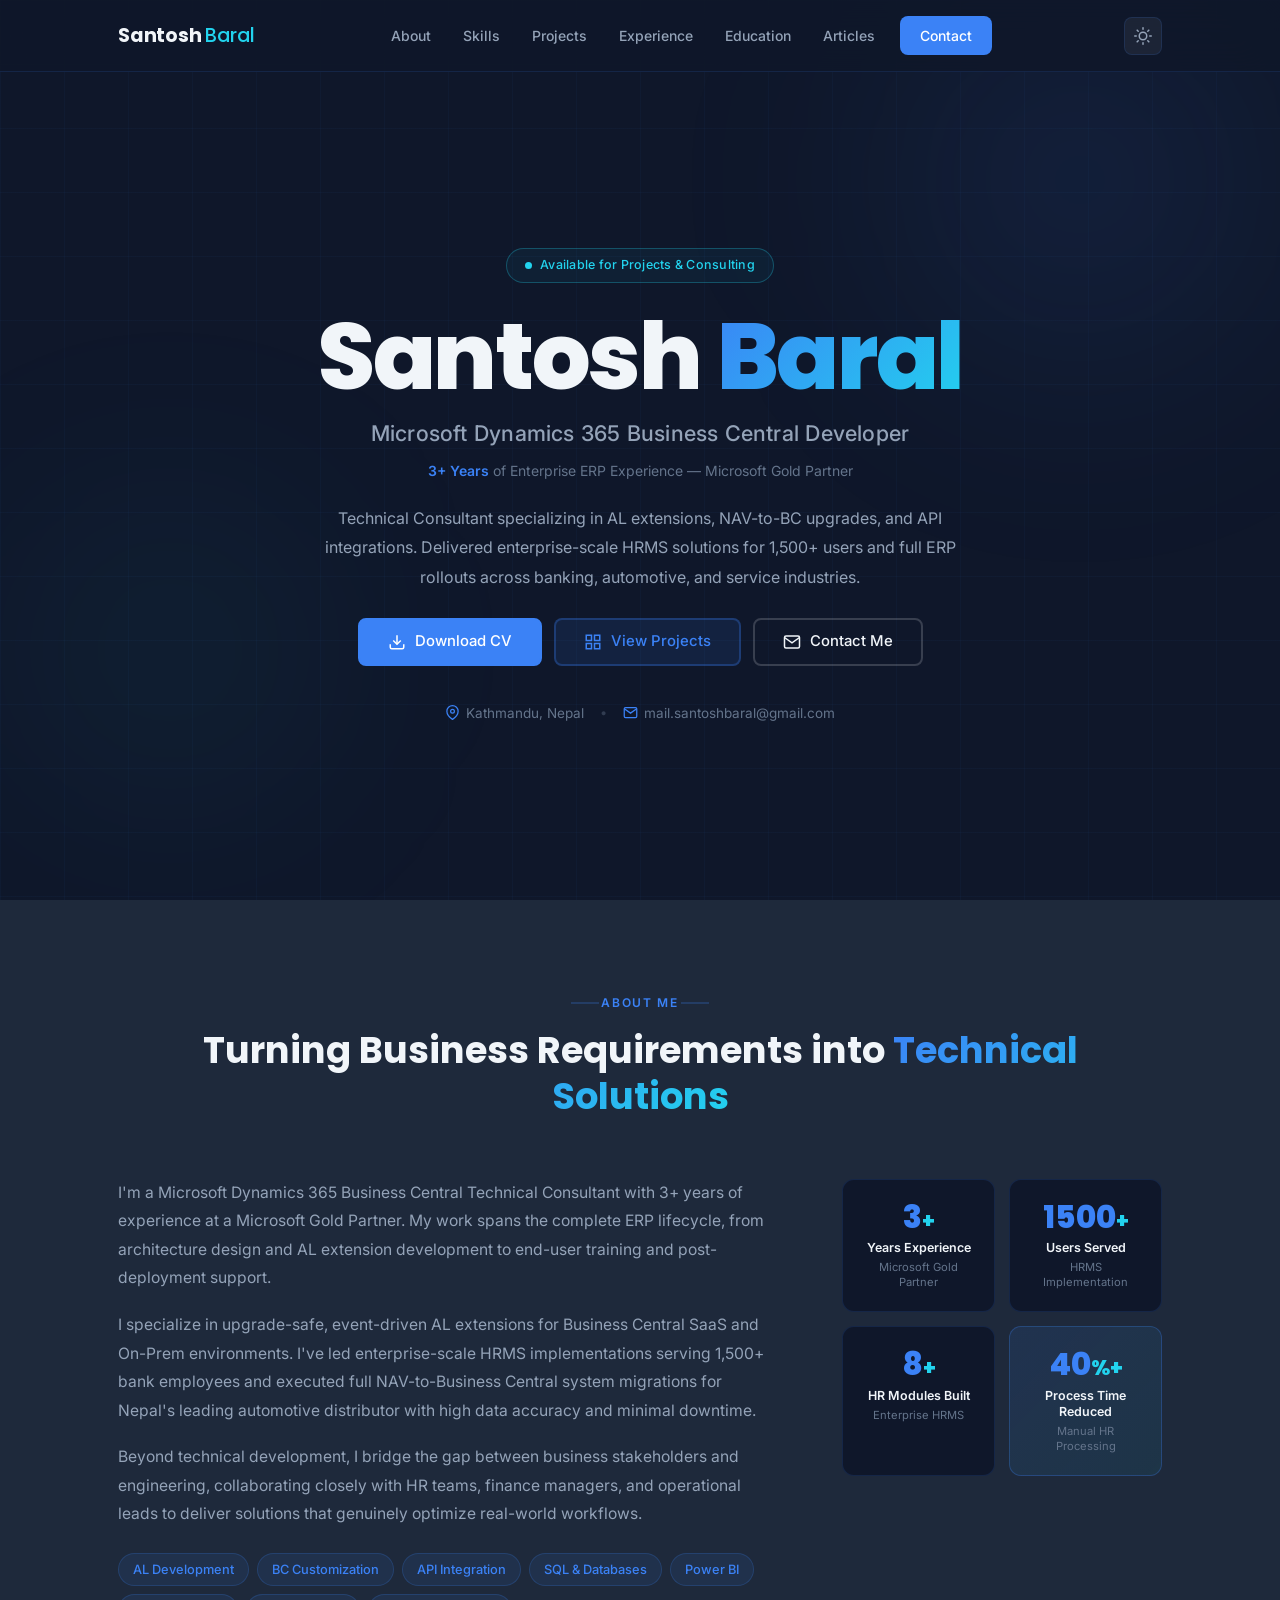
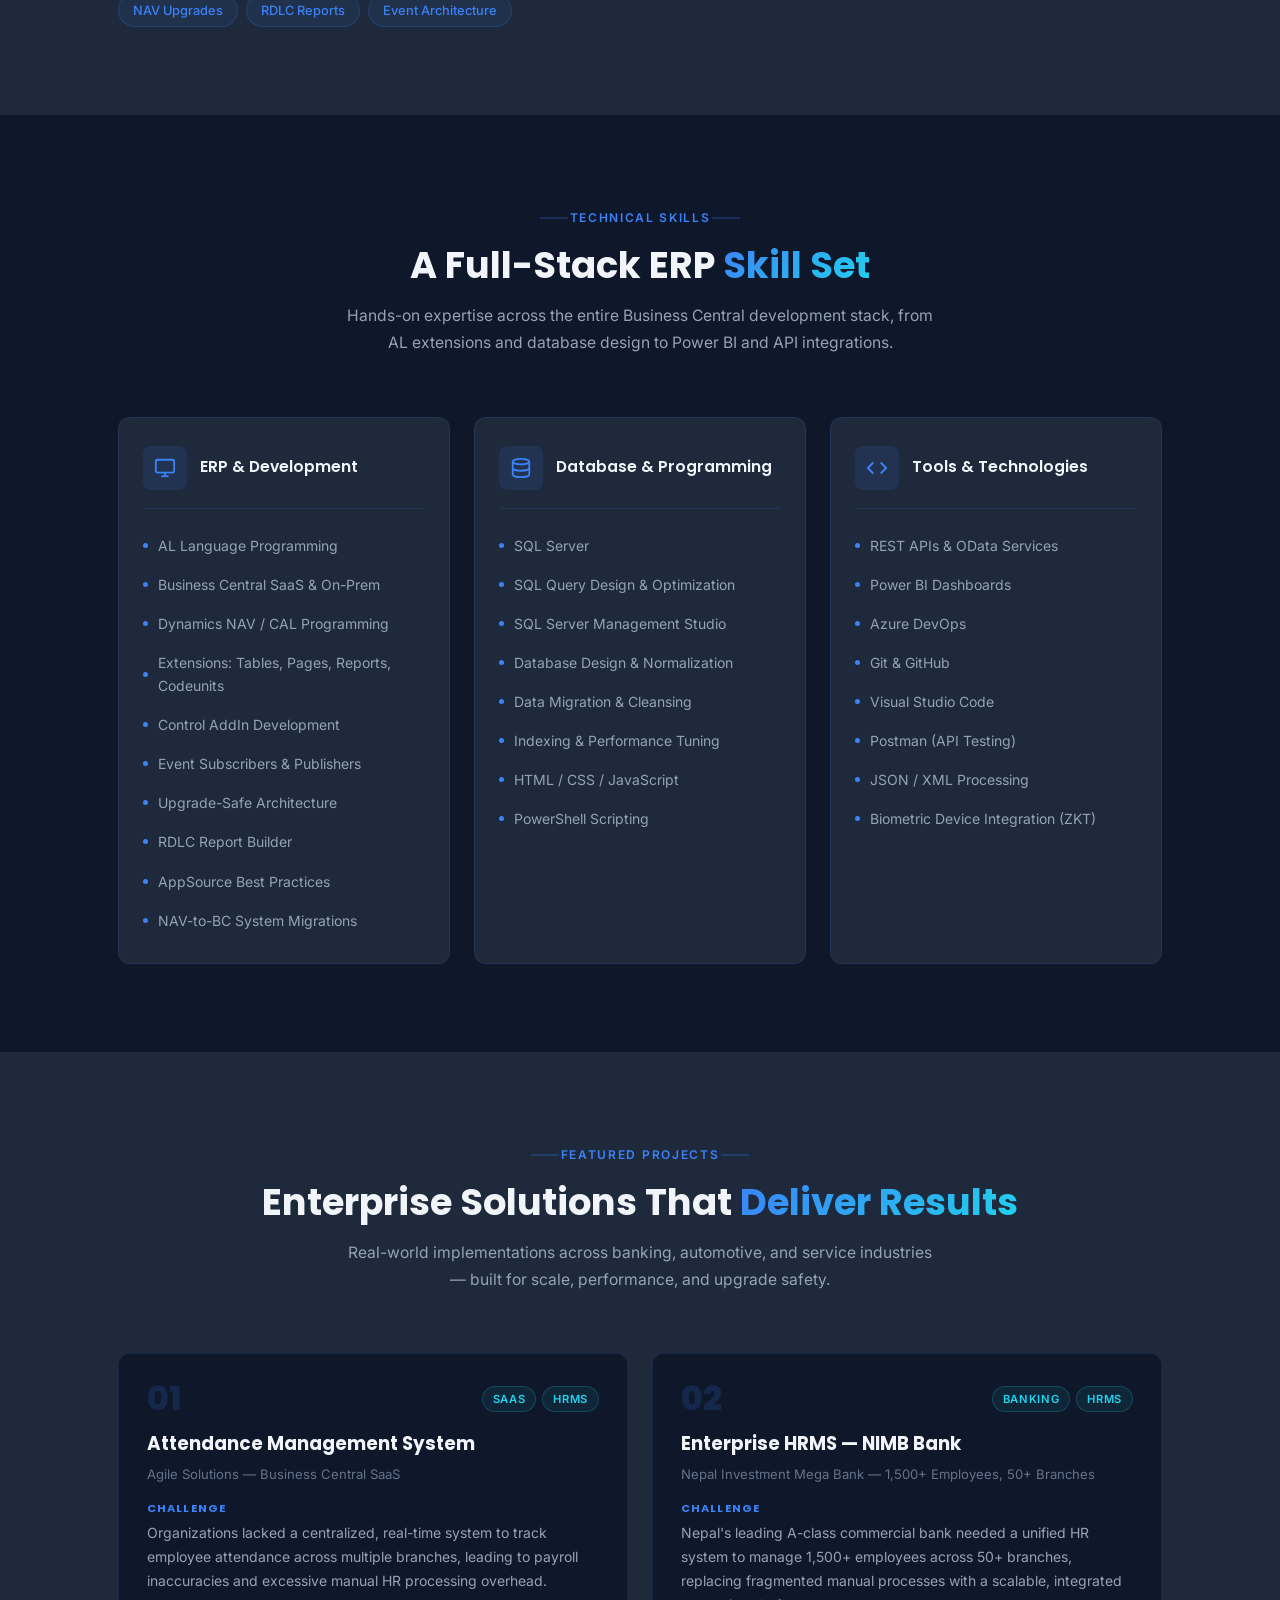
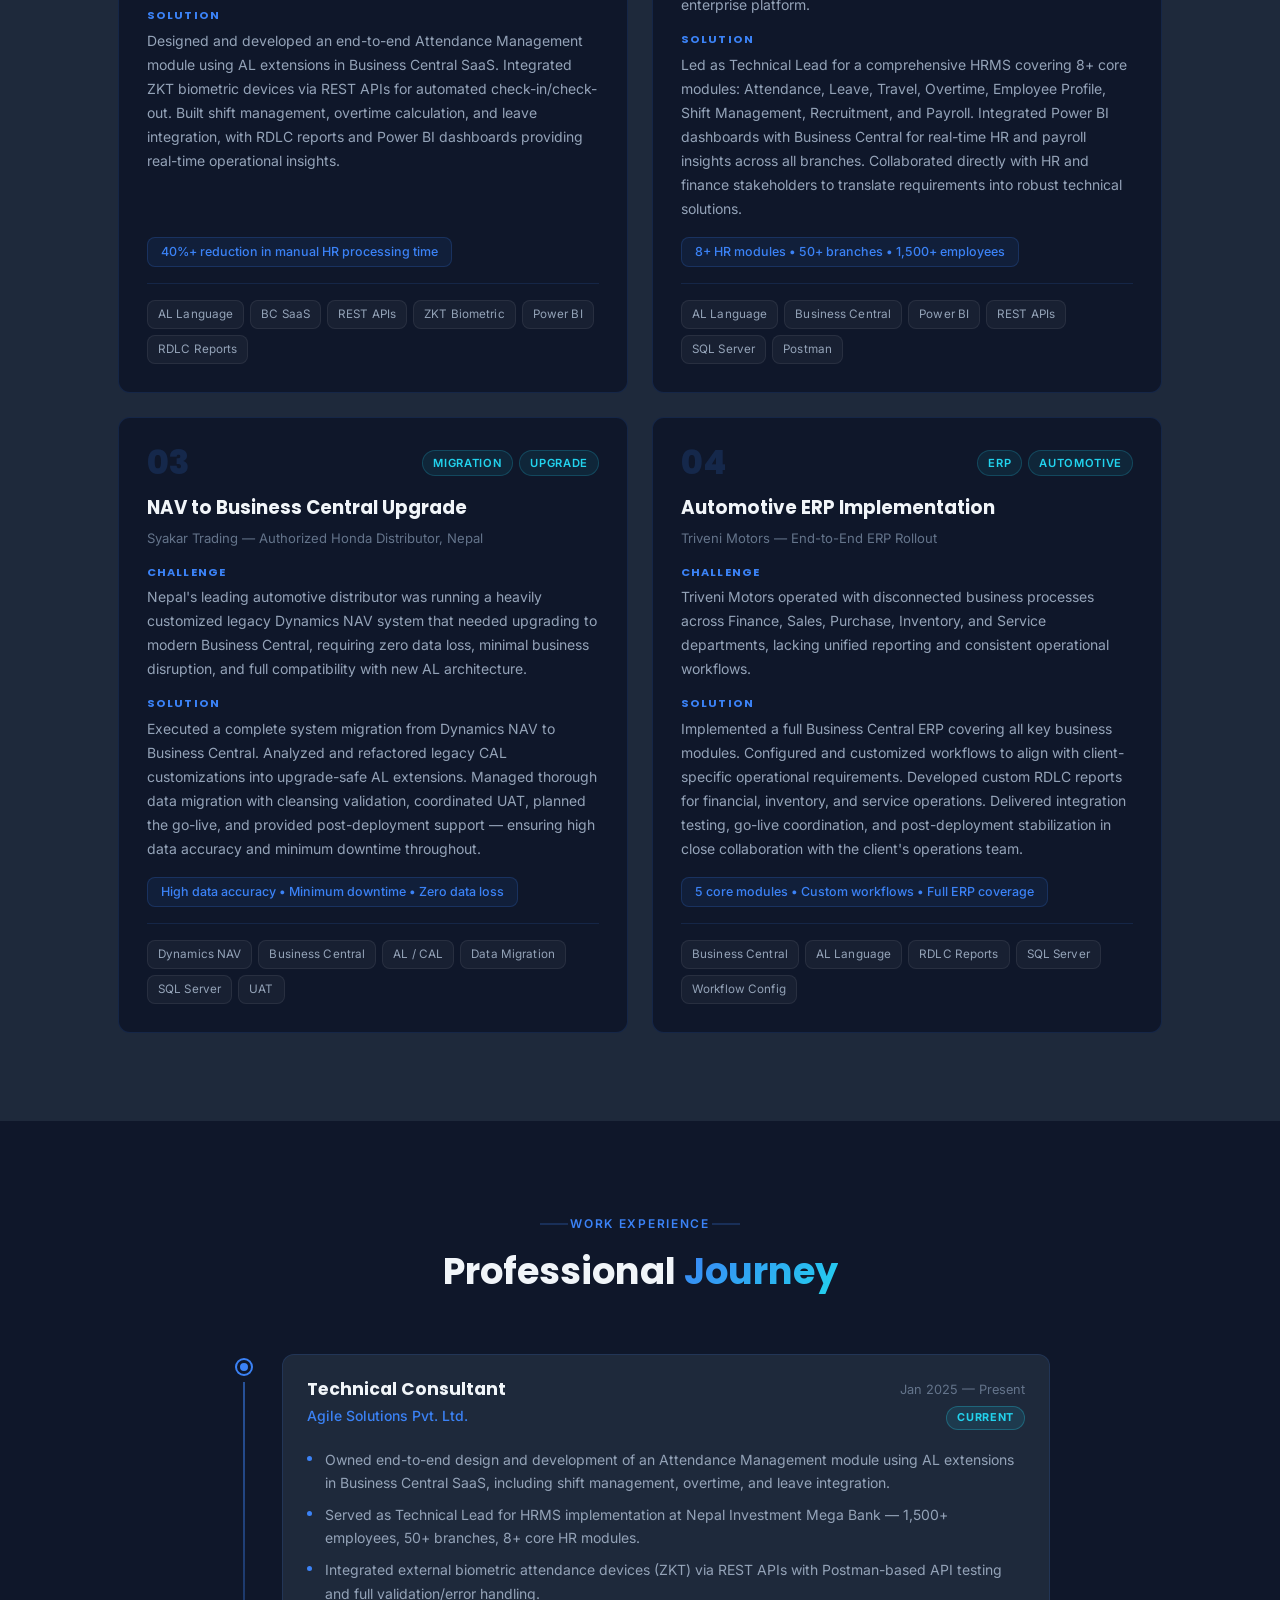
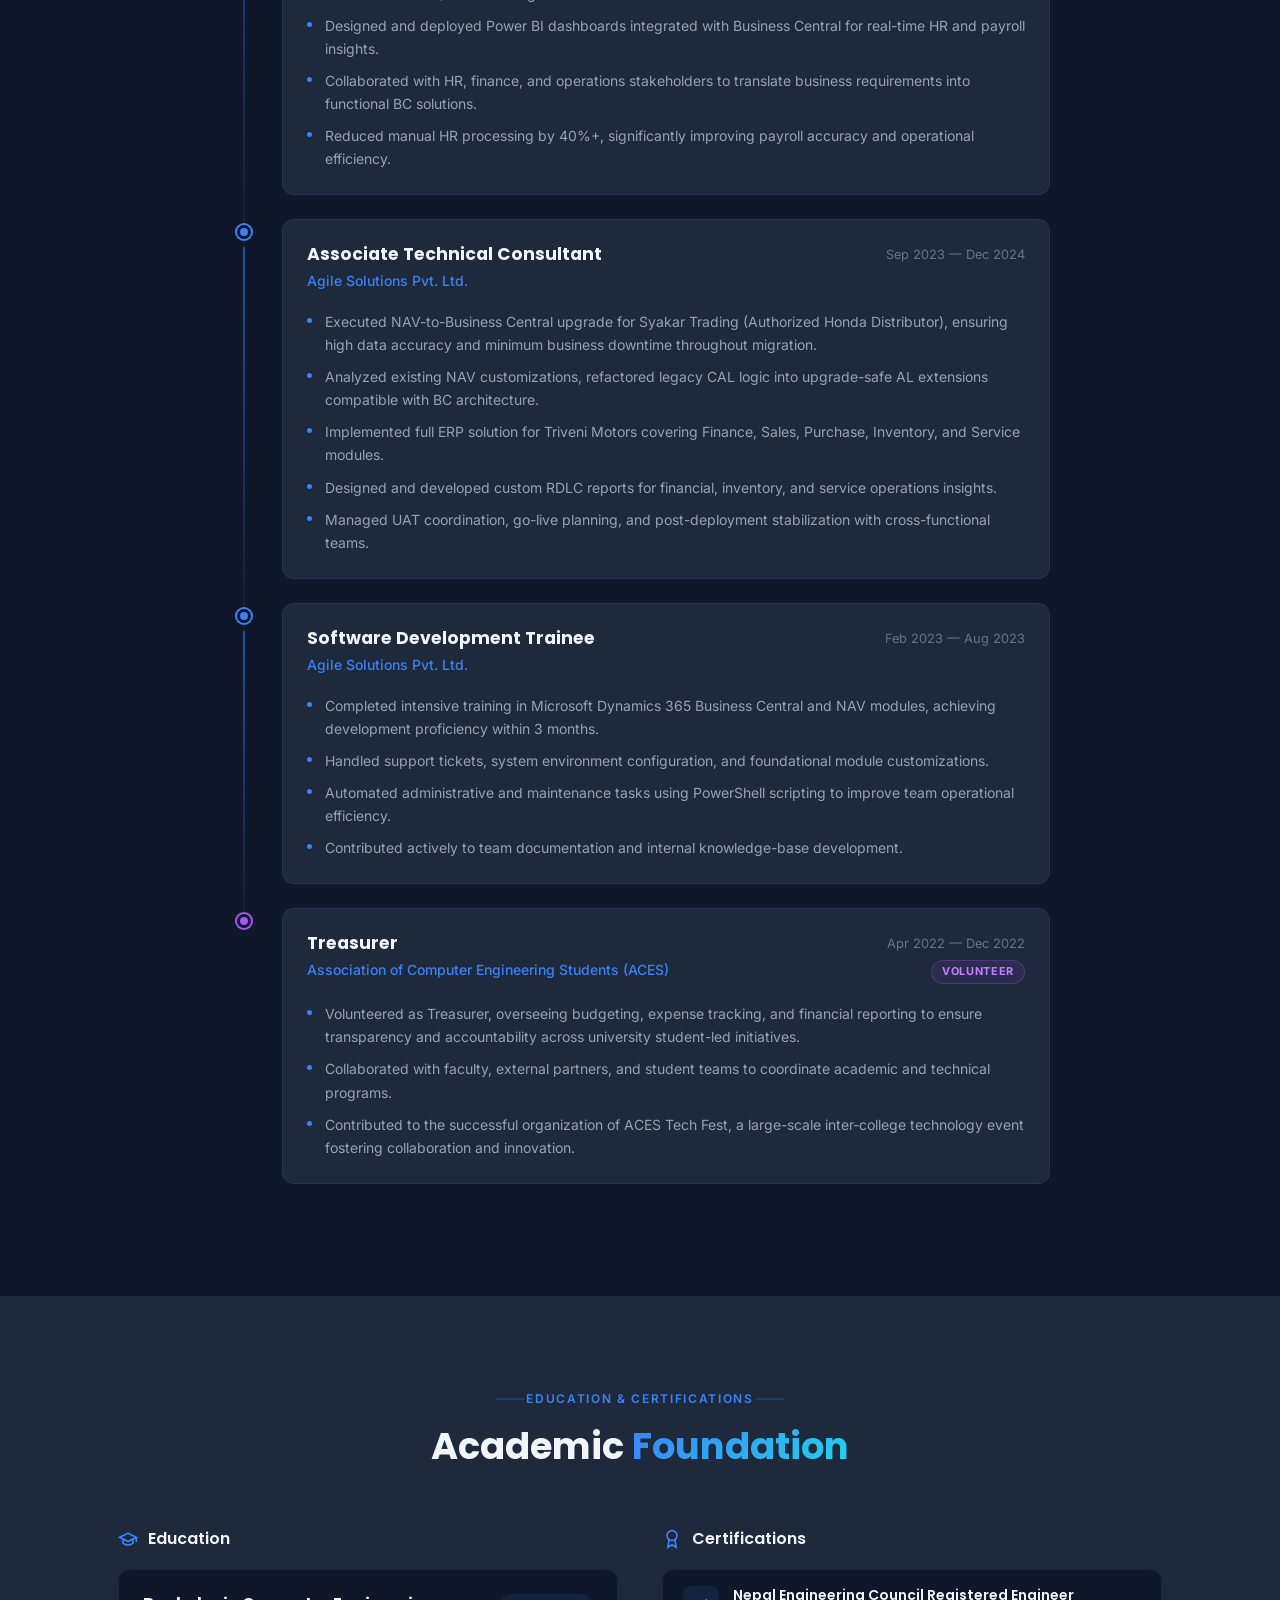
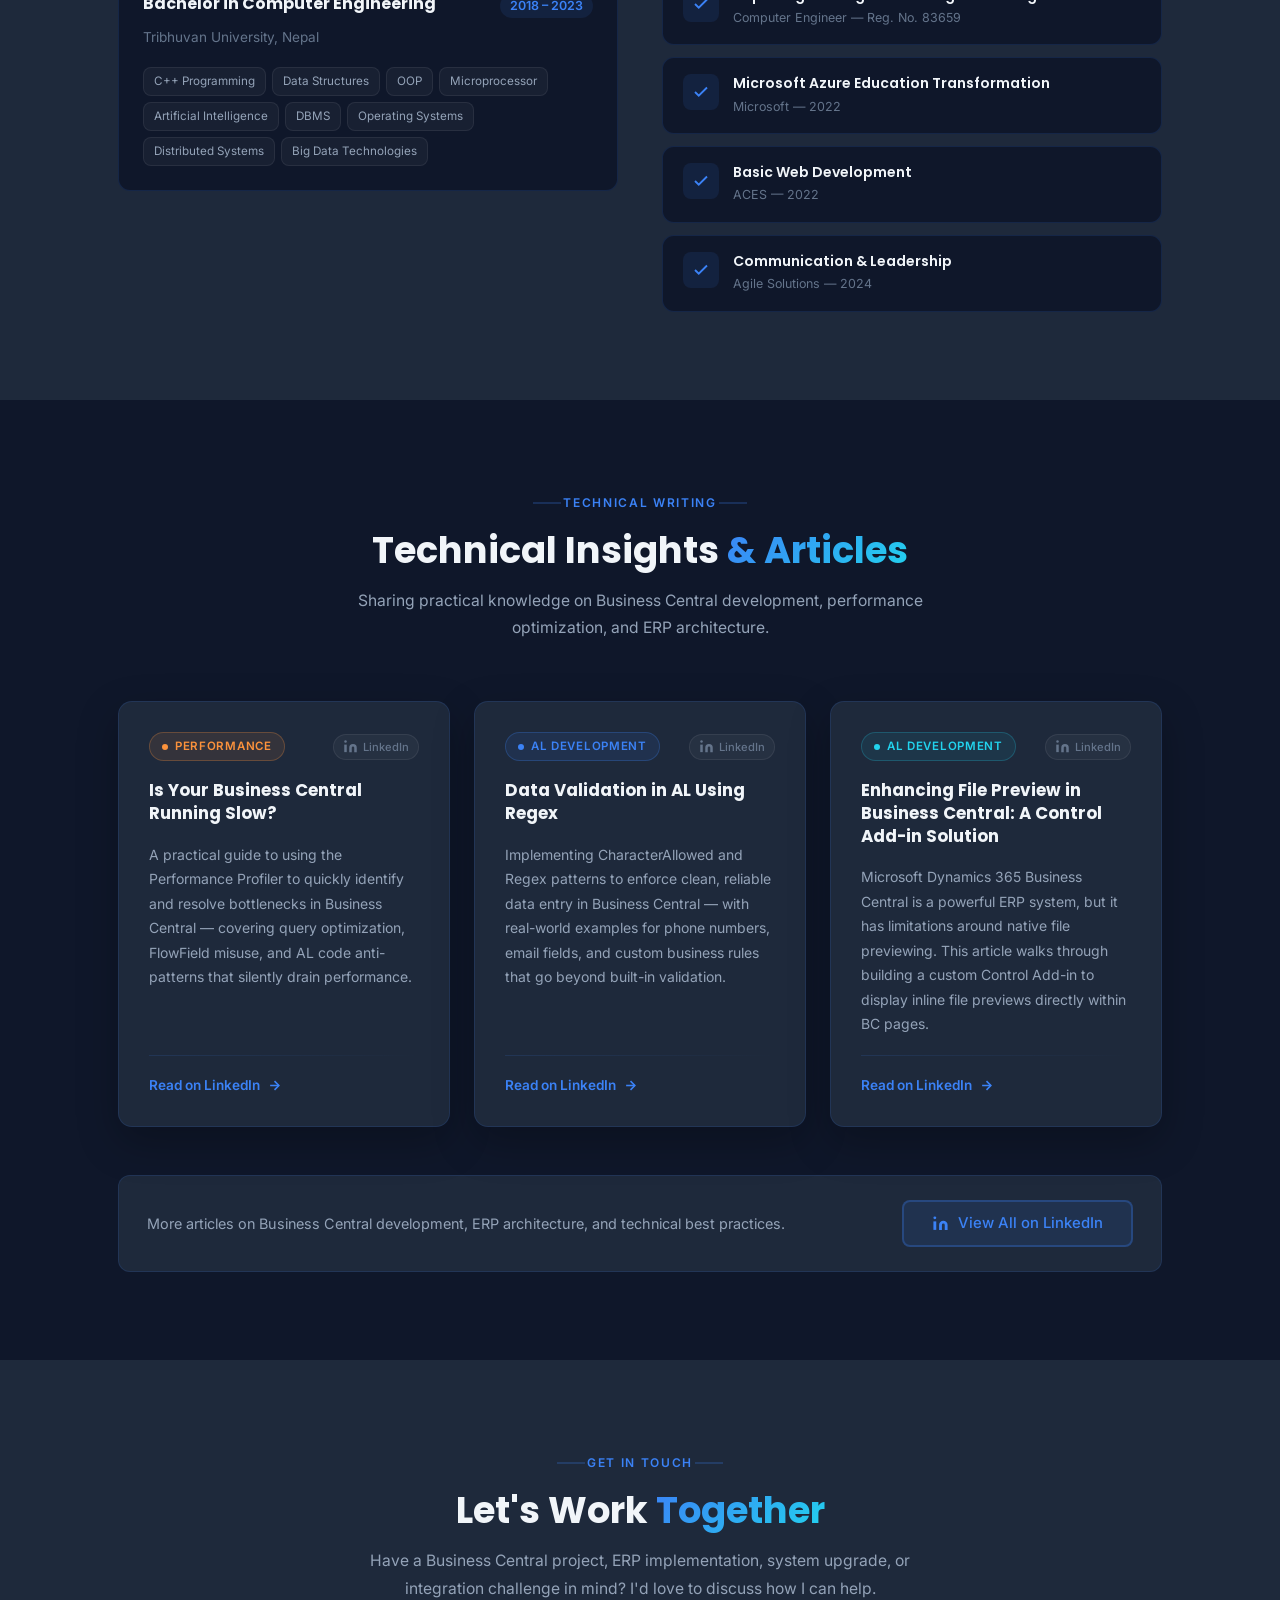
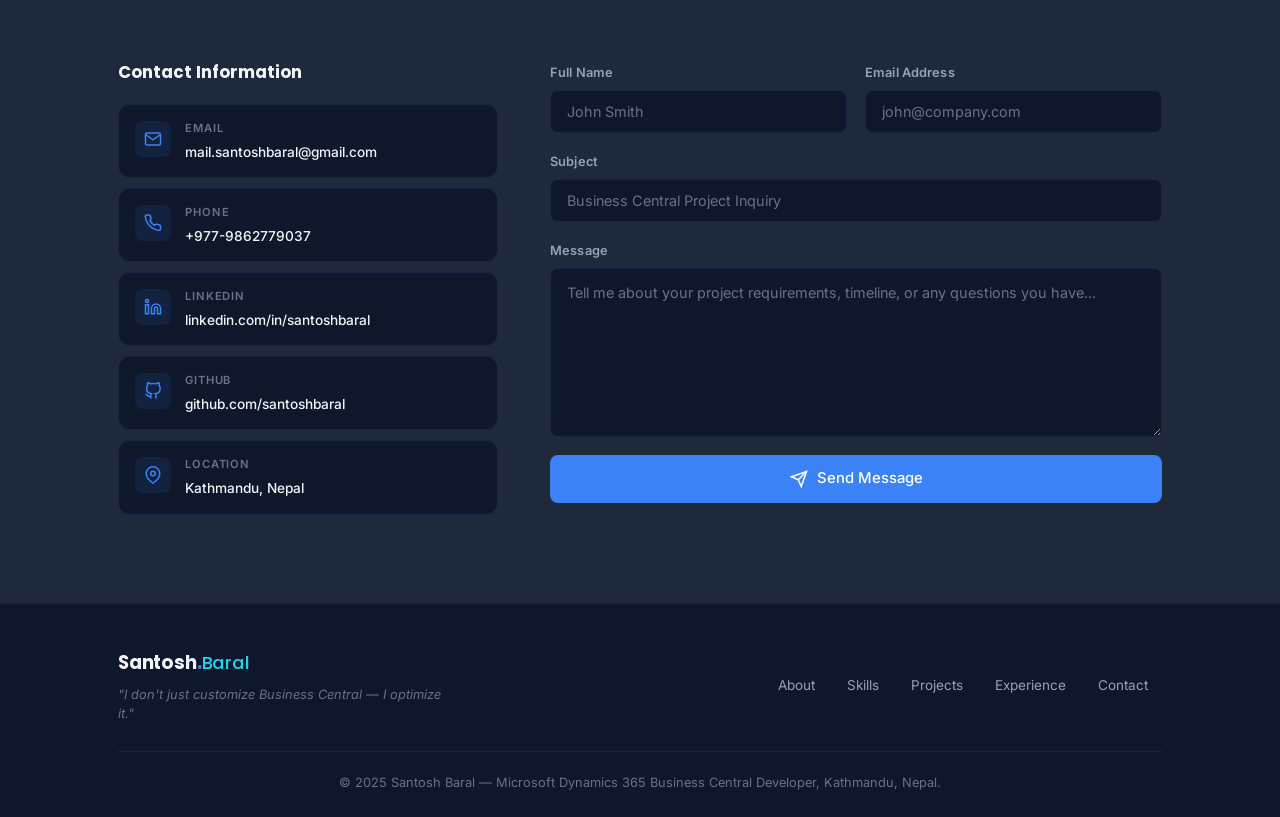
<file: index.html>
<!DOCTYPE html>
<html lang="en">
<head>
    <meta charset="UTF-8">
    <meta name="viewport" content="width=device-width, initial-scale=1.0">
    <meta name="description" content="Santosh Baral — Microsoft Dynamics 365 Business Central Technical Consultant with 3+ years of experience in AL development, NAV-to-BC upgrades, HRMS, and API integrations at a Microsoft Gold Partner.">
    <meta name="keywords" content="Santosh Baral, Business Central Developer, Dynamics 365, AL Language, ERP Developer, HRMS, Nepal, Microsoft Gold Partner, NAV Upgrade">
    <meta name="author" content="Santosh Baral">
    <meta property="og:title" content="Santosh Baral | Microsoft Dynamics 365 Business Central Developer">
    <meta property="og:description" content="Microsoft Dynamics 365 Business Central Technical Consultant specializing in AL extensions, enterprise HRMS, and ERP implementations.">
    <meta property="og:type" content="website">
    <title>Santosh Baral | Microsoft Dynamics 365 Business Central Developer</title>
    <link rel="preconnect" href="https://fonts.googleapis.com">
    <link rel="preconnect" href="https://fonts.gstatic.com" crossorigin>
    <link href="https://fonts.googleapis.com/css2?family=Poppins:wght@400;500;600;700;800&family=Inter:wght@300;400;500;600&display=swap" rel="stylesheet">
    <link rel="stylesheet" href="style.css">
    <!-- Theme: apply saved preference before first paint to prevent flash -->
    <script>
        (function () {
            if (localStorage.getItem('sbTheme') === 'light') {
                document.documentElement.classList.add('light-mode');
            }
        }());
    </script>
</head>
<body>

    <!-- ═══════════════════════════════════════
         NAVIGATION
    ═══════════════════════════════════════ -->
    <header class="navbar" id="navbar">
        <div class="nav-container">
            <a href="#hero" class="nav-brand">
                Santosh<span class="brand-dot"> </span><span class="brand-dev">Baral</span>
            </a>
            <nav class="nav-links" aria-label="Primary navigation">
                <a href="#about"      class="nav-link">About</a>
                <a href="#skills"     class="nav-link">Skills</a>
                <a href="#projects"   class="nav-link">Projects</a>
                <a href="#experience" class="nav-link">Experience</a>
                <a href="#education"  class="nav-link">Education</a>
                <a href="#articles"  class="nav-link">Articles</a>
                <a href="#contact"    class="nav-cta">Contact</a>
            </nav>

            <!-- Dark / Light mode toggle -->
            <button class="theme-toggle" id="themeToggle" aria-label="Toggle light/dark mode" title="Switch theme">
                <!-- Sun — shown in dark mode (click to go light) -->
                <svg class="icon-sun" width="18" height="18" viewBox="0 0 24 24" fill="none"
                     stroke="currentColor" stroke-width="2" stroke-linecap="round" stroke-linejoin="round"
                     aria-hidden="true">
                    <circle cx="12" cy="12" r="5"/>
                    <line x1="12" y1="1"  x2="12" y2="3"/>
                    <line x1="12" y1="21" x2="12" y2="23"/>
                    <line x1="4.22" y1="4.22"  x2="5.64" y2="5.64"/>
                    <line x1="18.36" y1="18.36" x2="19.78" y2="19.78"/>
                    <line x1="1"  y1="12" x2="3"  y2="12"/>
                    <line x1="21" y1="12" x2="23" y2="12"/>
                    <line x1="4.22" y1="19.78" x2="5.64" y2="18.36"/>
                    <line x1="18.36" y1="5.64"  x2="19.78" y2="4.22"/>
                </svg>
                <!-- Moon — shown in light mode (click to go dark) -->
                <svg class="icon-moon" width="18" height="18" viewBox="0 0 24 24" fill="none"
                     stroke="currentColor" stroke-width="2" stroke-linecap="round" stroke-linejoin="round"
                     aria-hidden="true">
                    <path d="M21 12.79A9 9 0 1 1 11.21 3 7 7 0 0 0 21 12.79z"/>
                </svg>
            </button>
        </div>
    </header>

    <main>

        <!-- ═══════════════════════════════════════
             HERO SECTION
        ═══════════════════════════════════════ -->
        <section id="hero" class="hero">
            <div class="hero-grid-pattern" aria-hidden="true"></div>
            <div class="hero-glow hero-glow-1" aria-hidden="true"></div>
            <div class="hero-glow hero-glow-2" aria-hidden="true"></div>

            <div class="hero-content">
                <div class="hero-badge">
                    <span class="badge-dot" aria-hidden="true"></span>
                    Available for Projects &amp; Consulting
                </div>

                <h1 class="hero-name">
                    Santosh <span class="gradient-text">Baral</span>
                </h1>

                <h2 class="hero-title">
                    Microsoft Dynamics 365 Business Central Developer
                </h2>

                <p class="hero-exp-tag">
                    <span class="exp-highlight">3+ Years</span> of Enterprise ERP Experience &mdash; Microsoft Gold Partner
                </p>

                <p class="hero-summary">
                    Technical Consultant specializing in AL extensions, NAV-to-BC upgrades, and API integrations.
                    Delivered enterprise-scale HRMS solutions for 1,500+ users and full ERP rollouts
                    across banking, automotive, and service industries.
                </p>

                <!-- <blockquote class="hero-branding">
                    "I don't just customize Business Central &mdash; I optimize it."
                </blockquote> -->

                <div class="hero-buttons">
                    <a href="./MyCV.pdf" download="SantoshBaralCV.pdf" class="btn btn-primary" download aria-label="Download CV">
                        <svg width="18" height="18" viewBox="0 0 24 24" fill="none" stroke="currentColor" stroke-width="2" aria-hidden="true">
                            <path d="M21 15v4a2 2 0 0 1-2 2H5a2 2 0 0 1-2-2v-4"/>
                            <polyline points="7 10 12 15 17 10"/>
                            <line x1="12" y1="15" x2="12" y2="3"/>
                        </svg>
                        Download CV
                    </a>
                    <a href="#projects" class="btn btn-secondary" aria-label="View Projects">
                        <svg width="18" height="18" viewBox="0 0 24 24" fill="none" stroke="currentColor" stroke-width="2" aria-hidden="true">
                            <rect x="3" y="3" width="7" height="7"/>
                            <rect x="14" y="3" width="7" height="7"/>
                            <rect x="14" y="14" width="7" height="7"/>
                            <rect x="3" y="14" width="7" height="7"/>
                        </svg>
                        View Projects
                    </a>
                    <a href="#contact" class="btn btn-outline" aria-label="Contact Me">
                        <svg width="18" height="18" viewBox="0 0 24 24" fill="none" stroke="currentColor" stroke-width="2" aria-hidden="true">
                            <path d="M4 4h16c1.1 0 2 .9 2 2v12c0 1.1-.9 2-2 2H4c-1.1 0-2-.9-2-2V6c0-1.1.9-2 2-2z"/>
                            <polyline points="22,6 12,13 2,6"/>
                        </svg>
                        Contact Me
                    </a>
                </div>

                <div class="hero-meta-info">
                    <span class="meta-item">
                        <svg width="15" height="15" viewBox="0 0 24 24" fill="none" stroke="currentColor" stroke-width="2" aria-hidden="true">
                            <path d="M21 10c0 7-9 13-9 13s-9-6-9-13a9 9 0 0 1 18 0z"/>
                            <circle cx="12" cy="10" r="3"/>
                        </svg>
                        Kathmandu, Nepal
                    </span>
                    <span class="meta-divider" aria-hidden="true">&bull;</span>
                    <span class="meta-item">
                        <svg width="15" height="15" viewBox="0 0 24 24" fill="none" stroke="currentColor" stroke-width="2" aria-hidden="true">
                            <path d="M4 4h16c1.1 0 2 .9 2 2v12c0 1.1-.9 2-2 2H4c-1.1 0-2-.9-2-2V6c0-1.1.9-2 2-2z"/>
                            <polyline points="22,6 12,13 2,6"/>
                        </svg>
                        mail.santoshbaral@gmail.com
                    </span>
                </div>
            </div>

            <!-- <div class="hero-scroll-hint" aria-hidden="true">
                <div class="scroll-line"></div>
                <span>scroll</span>
            </div> -->
        </section>


        <!-- ═══════════════════════════════════════
             ABOUT SECTION
        ═══════════════════════════════════════ -->
        <section id="about" class="section about">
            <div class="container">
                <div class="section-header">
                    <span class="section-label">About Me</span>
                    <h2 class="section-title">
                        Turning Business Requirements into <span class="gradient-text">Technical Solutions</span>
                    </h2>
                </div>

                <div class="about-grid">
                    <div class="about-text-col">
                        <p class="about-para">
                            I'm a Microsoft Dynamics 365 Business Central Technical Consultant with 3+ years of experience at a Microsoft Gold Partner. My work spans the complete ERP lifecycle, from architecture design and AL extension development to end-user training and post-deployment support.
                        </p>
                        <p class="about-para">
                            I specialize in upgrade-safe, event-driven AL extensions for Business Central SaaS and On-Prem environments. I've led enterprise-scale HRMS implementations serving 1,500+ bank employees and executed full NAV-to-Business Central system migrations for Nepal's leading automotive distributor with high data accuracy and minimal downtime.
                        </p>
                        <p class="about-para">
                            Beyond technical development, I bridge the gap between business stakeholders and engineering, collaborating closely with HR teams, finance managers, and operational leads to deliver solutions that genuinely optimize real-world workflows.
                        </p>
                        <div class="expertise-tags" aria-label="Key expertise areas">
                            <span class="expertise-tag">AL Development</span>
                            <span class="expertise-tag">BC Customization</span>
                            <span class="expertise-tag">API Integration</span>
                            <span class="expertise-tag">SQL &amp; Databases</span>
                            <span class="expertise-tag">Power BI</span>
                            <span class="expertise-tag">NAV Upgrades</span>
                            <span class="expertise-tag">RDLC Reports</span>
                            <span class="expertise-tag">Event Architecture</span>
                        </div>
                    </div>

                    <div class="about-stats-col">
                        <div class="stat-card">
                            <div class="stat-number">3<span class="stat-plus">+</span></div>
                            <div class="stat-label">Years Experience</div>
                            <div class="stat-sub">Microsoft Gold Partner</div>
                        </div>
                        <div class="stat-card">
                            <div class="stat-number">1500<span class="stat-plus">+</span></div>
                            <div class="stat-label">Users Served</div>
                            <div class="stat-sub">HRMS Implementation</div>
                        </div>
                        <div class="stat-card">
                            <div class="stat-number">8<span class="stat-plus">+</span></div>
                            <div class="stat-label">HR Modules Built</div>
                            <div class="stat-sub">Enterprise HRMS</div>
                        </div>
                        <div class="stat-card stat-card-accent">
                            <div class="stat-number">40<span class="stat-plus">%+</span></div>
                            <div class="stat-label">Process Time Reduced</div>
                            <div class="stat-sub">Manual HR Processing</div>
                        </div>
                    </div>
                </div>
            </div>
        </section>


        <!-- ═══════════════════════════════════════
             SKILLS SECTION
        ═══════════════════════════════════════ -->
        <section id="skills" class="section skills">
            <div class="container">
                <div class="section-header">
                    <span class="section-label">Technical Skills</span>
                    <h2 class="section-title">
                        A Full-Stack ERP <span class="gradient-text">Skill Set</span>
                    </h2>
                    <p class="section-subtitle">
                        Hands-on expertise across the entire Business Central development stack, from AL extensions and database design to Power BI and API integrations.
                    </p>
                </div>

                <div class="skills-grid">

                    <!-- Category 1: ERP & Development -->
                    <div class="skill-category">
                        <div class="skill-category-header">
                            <div class="skill-category-icon" aria-hidden="true">
                                <svg width="22" height="22" viewBox="0 0 24 24" fill="none" stroke="currentColor" stroke-width="2">
                                    <rect x="2" y="3" width="20" height="14" rx="2"/>
                                    <line x1="8" y1="21" x2="16" y2="21"/>
                                    <line x1="12" y1="17" x2="12" y2="21"/>
                                </svg>
                            </div>
                            <h3 class="skill-category-title">ERP &amp; Development</h3>
                        </div>
                        <div class="skill-list">
                            <div class="skill-item"><span class="skill-dot" aria-hidden="true"></span>AL Language Programming</div>
                            <div class="skill-item"><span class="skill-dot" aria-hidden="true"></span>Business Central SaaS &amp; On-Prem</div>
                            <div class="skill-item"><span class="skill-dot" aria-hidden="true"></span>Dynamics NAV / CAL Programming</div>
                            <div class="skill-item"><span class="skill-dot" aria-hidden="true"></span>Extensions: Tables, Pages, Reports, Codeunits</div>
                            <div class="skill-item"><span class="skill-dot" aria-hidden="true"></span>Control AddIn Development</div>
                            <div class="skill-item"><span class="skill-dot" aria-hidden="true"></span>Event Subscribers &amp; Publishers</div>
                            <div class="skill-item"><span class="skill-dot" aria-hidden="true"></span>Upgrade-Safe Architecture</div>
                            <div class="skill-item"><span class="skill-dot" aria-hidden="true"></span>RDLC Report Builder</div>
                            <div class="skill-item"><span class="skill-dot" aria-hidden="true"></span>AppSource Best Practices</div>
                            <div class="skill-item"><span class="skill-dot" aria-hidden="true"></span>NAV-to-BC System Migrations</div>
                        </div>
                    </div>

                    <!-- Category 2: Database & Programming -->
                    <div class="skill-category">
                        <div class="skill-category-header">
                            <div class="skill-category-icon" aria-hidden="true">
                                <svg width="22" height="22" viewBox="0 0 24 24" fill="none" stroke="currentColor" stroke-width="2">
                                    <ellipse cx="12" cy="5" rx="9" ry="3"/>
                                    <path d="M21 12c0 1.66-4 3-9 3s-9-1.34-9-3"/>
                                    <path d="M3 5v14c0 1.66 4 3 9 3s9-1.34 9-3V5"/>
                                </svg>
                            </div>
                            <h3 class="skill-category-title">Database &amp; Programming</h3>
                        </div>
                        <div class="skill-list">
                            <div class="skill-item"><span class="skill-dot" aria-hidden="true"></span>SQL Server</div>
                            <div class="skill-item"><span class="skill-dot" aria-hidden="true"></span>SQL Query Design &amp; Optimization</div>
                            <div class="skill-item"><span class="skill-dot" aria-hidden="true"></span>SQL Server Management Studio</div>
                            <div class="skill-item"><span class="skill-dot" aria-hidden="true"></span>Database Design &amp; Normalization</div>
                            <div class="skill-item"><span class="skill-dot" aria-hidden="true"></span>Data Migration &amp; Cleansing</div>
                            <div class="skill-item"><span class="skill-dot" aria-hidden="true"></span>Indexing &amp; Performance Tuning</div>
                            <div class="skill-item"><span class="skill-dot" aria-hidden="true"></span>HTML / CSS / JavaScript</div>
                            <div class="skill-item"><span class="skill-dot" aria-hidden="true"></span>PowerShell Scripting</div>
                        </div>
                    </div>

                    <!-- Category 3: Tools & Technologies -->
                    <div class="skill-category">
                        <div class="skill-category-header">
                            <div class="skill-category-icon" aria-hidden="true">
                                <svg width="22" height="22" viewBox="0 0 24 24" fill="none" stroke="currentColor" stroke-width="2">
                                    <polyline points="16 18 22 12 16 6"/>
                                    <polyline points="8 6 2 12 8 18"/>
                                </svg>
                            </div>
                            <h3 class="skill-category-title">Tools &amp; Technologies</h3>
                        </div>
                        <div class="skill-list">
                            <div class="skill-item"><span class="skill-dot" aria-hidden="true"></span>REST APIs &amp; OData Services</div>
                            <div class="skill-item"><span class="skill-dot" aria-hidden="true"></span>Power BI Dashboards</div>
                            <div class="skill-item"><span class="skill-dot" aria-hidden="true"></span>Azure DevOps</div>
                            <div class="skill-item"><span class="skill-dot" aria-hidden="true"></span>Git &amp; GitHub</div>
                            <div class="skill-item"><span class="skill-dot" aria-hidden="true"></span>Visual Studio Code</div>
                            <div class="skill-item"><span class="skill-dot" aria-hidden="true"></span>Postman (API Testing)</div>
                            <div class="skill-item"><span class="skill-dot" aria-hidden="true"></span>JSON / XML Processing</div>
                            <div class="skill-item"><span class="skill-dot" aria-hidden="true"></span>Biometric Device Integration (ZKT)</div>
                        </div>
                    </div>

                </div>
            </div>
        </section>


        <!-- ═══════════════════════════════════════
             PROJECTS SECTION
        ═══════════════════════════════════════ -->
        <section id="projects" class="section projects">
            <div class="container">
                <div class="section-header">
                    <span class="section-label">Featured Projects</span>
                    <h2 class="section-title">
                        Enterprise Solutions That <span class="gradient-text">Deliver Results</span>
                    </h2>
                    <p class="section-subtitle">
                        Real-world implementations across banking, automotive, and service industries — built for scale, performance, and upgrade safety.
                    </p>
                </div>

                <div class="projects-grid">

                    <!-- Project 01 -->
                    <article class="project-card">
                        <div class="project-card-top">
                            <span class="project-number" aria-hidden="true">01</span>
                            <div class="project-tags">
                                <span class="project-tag">SaaS</span>
                                <span class="project-tag">HRMS</span>
                            </div>
                        </div>
                        <h3 class="project-title">Attendance Management System</h3>
                        <p class="project-client">Agile Solutions &mdash; Business Central SaaS</p>

                        <div class="project-section">
                            <h4 class="project-section-label">Challenge</h4>
                            <p class="project-section-text">Organizations lacked a centralized, real-time system to track employee attendance across multiple branches, leading to payroll inaccuracies and excessive manual HR processing overhead.</p>
                        </div>
                        <div class="project-section">
                            <h4 class="project-section-label">Solution</h4>
                            <p class="project-section-text">Designed and developed an end-to-end Attendance Management module using AL extensions in Business Central SaaS. Integrated ZKT biometric devices via REST APIs for automated check-in/check-out. Built shift management, overtime calculation, and leave integration, with RDLC reports and Power BI dashboards providing real-time operational insights.</p>
                        </div>

                        <div class="project-impact">
                            <span class="impact-badge">40%+ reduction in manual HR processing time</span>
                        </div>

                        <div class="project-tech">
                            <span class="tech-tag">AL Language</span>
                            <span class="tech-tag">BC SaaS</span>
                            <span class="tech-tag">REST APIs</span>
                            <span class="tech-tag">ZKT Biometric</span>
                            <span class="tech-tag">Power BI</span>
                            <span class="tech-tag">RDLC Reports</span>
                        </div>
                    </article>

                    <!-- Project 02 -->
                    <article class="project-card">
                        <div class="project-card-top">
                            <span class="project-number" aria-hidden="true">02</span>
                            <div class="project-tags">
                                <span class="project-tag">Banking</span>
                                <span class="project-tag">HRMS</span>
                            </div>
                        </div>
                        <h3 class="project-title">Enterprise HRMS &mdash; NIMB Bank</h3>
                        <p class="project-client">Nepal Investment Mega Bank &mdash; 1,500+ Employees, 50+ Branches</p>

                        <div class="project-section">
                            <h4 class="project-section-label">Challenge</h4>
                            <p class="project-section-text">Nepal's leading A-class commercial bank needed a unified HR system to manage 1,500+ employees across 50+ branches, replacing fragmented manual processes with a scalable, integrated enterprise platform.</p>
                        </div>
                        <div class="project-section">
                            <h4 class="project-section-label">Solution</h4>
                            <p class="project-section-text">Led as Technical Lead for a comprehensive HRMS covering 8+ core modules: Attendance, Leave, Travel, Overtime, Employee Profile, Shift Management, Recruitment, and Payroll. Integrated Power BI dashboards with Business Central for real-time HR and payroll insights across all branches. Collaborated directly with HR and finance stakeholders to translate requirements into robust technical solutions.</p>
                        </div>

                        <div class="project-impact">
                            <span class="impact-badge">8+ HR modules &bull; 50+ branches &bull; 1,500+ employees</span>
                        </div>

                        <div class="project-tech">
                            <span class="tech-tag">AL Language</span>
                            <span class="tech-tag">Business Central</span>
                            <span class="tech-tag">Power BI</span>
                            <span class="tech-tag">REST APIs</span>
                            <span class="tech-tag">SQL Server</span>
                            <span class="tech-tag">Postman</span>
                        </div>
                    </article>

                    <!-- Project 03 -->
                    <article class="project-card">
                        <div class="project-card-top">
                            <span class="project-number" aria-hidden="true">03</span>
                            <div class="project-tags">
                                <span class="project-tag">Migration</span>
                                <span class="project-tag">Upgrade</span>
                            </div>
                        </div>
                        <h3 class="project-title">NAV to Business Central Upgrade</h3>
                        <p class="project-client">Syakar Trading &mdash; Authorized Honda Distributor, Nepal</p>

                        <div class="project-section">
                            <h4 class="project-section-label">Challenge</h4>
                            <p class="project-section-text">Nepal's leading automotive distributor was running a heavily customized legacy Dynamics NAV system that needed upgrading to modern Business Central, requiring zero data loss, minimal business disruption, and full compatibility with new AL architecture.</p>
                        </div>
                        <div class="project-section">
                            <h4 class="project-section-label">Solution</h4>
                            <p class="project-section-text">Executed a complete system migration from Dynamics NAV to Business Central. Analyzed and refactored legacy CAL customizations into upgrade-safe AL extensions. Managed thorough data migration with cleansing validation, coordinated UAT, planned the go-live, and provided post-deployment support — ensuring high data accuracy and minimum downtime throughout.</p>
                        </div>

                        <div class="project-impact">
                            <span class="impact-badge">High data accuracy &bull; Minimum downtime &bull; Zero data loss</span>
                        </div>

                        <div class="project-tech">
                            <span class="tech-tag">Dynamics NAV</span>
                            <span class="tech-tag">Business Central</span>
                            <span class="tech-tag">AL / CAL</span>
                            <span class="tech-tag">Data Migration</span>
                            <span class="tech-tag">SQL Server</span>
                            <span class="tech-tag">UAT</span>
                        </div>
                    </article>

                    <!-- Project 04 -->
                    <article class="project-card">
                        <div class="project-card-top">
                            <span class="project-number" aria-hidden="true">04</span>
                            <div class="project-tags">
                                <span class="project-tag">ERP</span>
                                <span class="project-tag">Automotive</span>
                            </div>
                        </div>
                        <h3 class="project-title">Automotive ERP Implementation</h3>
                        <p class="project-client">Triveni Motors &mdash; End-to-End ERP Rollout</p>

                        <div class="project-section">
                            <h4 class="project-section-label">Challenge</h4>
                            <p class="project-section-text">Triveni Motors operated with disconnected business processes across Finance, Sales, Purchase, Inventory, and Service departments, lacking unified reporting and consistent operational workflows.</p>
                        </div>
                        <div class="project-section">
                            <h4 class="project-section-label">Solution</h4>
                            <p class="project-section-text">Implemented a full Business Central ERP covering all key business modules. Configured and customized workflows to align with client-specific operational requirements. Developed custom RDLC reports for financial, inventory, and service operations. Delivered integration testing, go-live coordination, and post-deployment stabilization in close collaboration with the client's operations team.</p>
                        </div>

                        <div class="project-impact">
                            <span class="impact-badge">5 core modules &bull; Custom workflows &bull; Full ERP coverage</span>
                        </div>

                        <div class="project-tech">
                            <span class="tech-tag">Business Central</span>
                            <span class="tech-tag">AL Language</span>
                            <span class="tech-tag">RDLC Reports</span>
                            <span class="tech-tag">SQL Server</span>
                            <span class="tech-tag">Workflow Config</span>
                        </div>
                    </article>

                </div>
            </div>
        </section>


        <!-- ═══════════════════════════════════════
             EXPERIENCE SECTION
        ═══════════════════════════════════════ -->
        <section id="experience" class="section experience">
            <div class="container">
                <div class="section-header">
                    <span class="section-label">Work Experience</span>
                    <h2 class="section-title">Professional <span class="gradient-text">Journey</span></h2>
                </div>

                <div class="timeline">

                    <!-- Role 1 -->
                    <div class="timeline-item">
                        <div class="timeline-marker" aria-hidden="true">
                            <div class="timeline-dot"></div>
                            <div class="timeline-line"></div>
                        </div>
                        <div class="timeline-content">
                            <div class="timeline-header">
                                <div class="timeline-header-left">
                                    <h3 class="timeline-role">Technical Consultant</h3>
                                    <p class="timeline-company">Agile Solutions Pvt. Ltd.</p>
                                </div>
                                <div class="timeline-meta">
                                    <span class="timeline-date">Jan 2025 &mdash; Present</span>
                                    <span class="timeline-badge current">Current</span>
                                </div>
                            </div>
                            <ul class="timeline-list">
                                <li>Owned end-to-end design and development of an Attendance Management module using AL extensions in Business Central SaaS, including shift management, overtime, and leave integration.</li>
                                <li>Served as Technical Lead for HRMS implementation at Nepal Investment Mega Bank — 1,500+ employees, 50+ branches, 8+ core HR modules.</li>
                                <li>Integrated external biometric attendance devices (ZKT) via REST APIs with Postman-based API testing and full validation/error handling.</li>
                                <li>Designed and deployed Power BI dashboards integrated with Business Central for real-time HR and payroll insights.</li>
                                <li>Collaborated with HR, finance, and operations stakeholders to translate business requirements into functional BC solutions.</li>
                                <li>Reduced manual HR processing by 40%+, significantly improving payroll accuracy and operational efficiency.</li>
                            </ul>
                        </div>
                    </div>

                    <!-- Role 2 -->
                    <div class="timeline-item">
                        <div class="timeline-marker" aria-hidden="true">
                            <div class="timeline-dot"></div>
                            <div class="timeline-line"></div>
                        </div>
                        <div class="timeline-content">
                            <div class="timeline-header">
                                <div class="timeline-header-left">
                                    <h3 class="timeline-role">Associate Technical Consultant</h3>
                                    <p class="timeline-company">Agile Solutions Pvt. Ltd.</p>
                                </div>
                                <div class="timeline-meta">
                                    <span class="timeline-date">Sep 2023 &mdash; Dec 2024</span>
                                </div>
                            </div>
                            <ul class="timeline-list">
                                <li>Executed NAV-to-Business Central upgrade for Syakar Trading (Authorized Honda Distributor), ensuring high data accuracy and minimum business downtime throughout migration.</li>
                                <li>Analyzed existing NAV customizations, refactored legacy CAL logic into upgrade-safe AL extensions compatible with BC architecture.</li>
                                <li>Implemented full ERP solution for Triveni Motors covering Finance, Sales, Purchase, Inventory, and Service modules.</li>
                                <li>Designed and developed custom RDLC reports for financial, inventory, and service operations insights.</li>
                                <li>Managed UAT coordination, go-live planning, and post-deployment stabilization with cross-functional teams.</li>
                            </ul>
                        </div>
                    </div>

                    <!-- Role 3 -->
                    <div class="timeline-item">
                        <div class="timeline-marker" aria-hidden="true">
                            <div class="timeline-dot"></div>
                            <div class="timeline-line"></div>
                        </div>
                        <div class="timeline-content">
                            <div class="timeline-header">
                                <div class="timeline-header-left">
                                    <h3 class="timeline-role">Software Development Trainee</h3>
                                    <p class="timeline-company">Agile Solutions Pvt. Ltd.</p>
                                </div>
                                <div class="timeline-meta">
                                    <span class="timeline-date">Feb 2023 &mdash; Aug 2023</span>
                                </div>
                            </div>
                            <ul class="timeline-list">
                                <li>Completed intensive training in Microsoft Dynamics 365 Business Central and NAV modules, achieving development proficiency within 3 months.</li>
                                <li>Handled support tickets, system environment configuration, and foundational module customizations.</li>
                                <li>Automated administrative and maintenance tasks using PowerShell scripting to improve team operational efficiency.</li>
                                <li>Contributed actively to team documentation and internal knowledge-base development.</li>
                            </ul>
                        </div>
                    </div>

                    <!-- Role 4 — Volunteer -->
                    <div class="timeline-item">
                        <div class="timeline-marker" aria-hidden="true">
                            <div class="timeline-dot timeline-dot-volunteer"></div>
                        </div>
                        <div class="timeline-content">
                            <div class="timeline-header">
                                <div class="timeline-header-left">
                                    <h3 class="timeline-role">Treasurer <span class="timeline-role-sub"></h3>
                                    <p class="timeline-company">Association of Computer Engineering Students (ACES)</p>
                                </div>
                                <div class="timeline-meta">
                                    <span class="timeline-date">Apr 2022 &mdash; Dec 2022</span>
                                    <span class="timeline-badge volunteer">Volunteer</span>
                                </div>
                            </div>
                            <ul class="timeline-list">
                                <li>Volunteered as Treasurer, overseeing budgeting, expense tracking, and financial reporting to ensure transparency and accountability across university student-led initiatives.</li>
                                <li>Collaborated with faculty, external partners, and student teams to coordinate academic and technical programs.</li>
                                <li>Contributed to the successful organization of ACES Tech Fest, a large-scale inter-college technology event fostering collaboration and innovation.</li>
                            </ul>
                        </div>
                    </div>

                </div>
            </div>
        </section>


        <!-- ═══════════════════════════════════════
             EDUCATION & CERTIFICATIONS SECTION
        ═══════════════════════════════════════ -->
        <section id="education" class="section education">
            <div class="container">
                <div class="section-header">
                    <span class="section-label">Education &amp; Certifications</span>
                    <h2 class="section-title">Academic <span class="gradient-text">Foundation</span></h2>
                </div>

                <div class="edu-certs-grid">

                    <!-- Education -->
                    <div class="edu-col">
                        <h3 class="edu-col-title">
                            <svg width="20" height="20" viewBox="0 0 24 24" fill="none" stroke="currentColor" stroke-width="2" aria-hidden="true">
                                <path d="M22 10v6M2 10l10-5 10 5-10 5z"/>
                                <path d="M6 12v5c3 3 9 3 12 0v-5"/>
                            </svg>
                            Education
                        </h3>
                        <div class="edu-card">
                            <div class="edu-card-header">
                                <h4 class="edu-degree">Bachelor in Computer Engineering</h4>
                                <span class="edu-year">2018 &ndash; 2023</span>
                            </div>
                            <p class="edu-institution">Tribhuvan University, Nepal</p>
                            <div class="edu-subjects" aria-label="Key subjects">
                                <span class="edu-subject-tag">C++ Programming</span>
                                <span class="edu-subject-tag">Data Structures</span>
                                <span class="edu-subject-tag">OOP</span>
                                <span class="edu-subject-tag">Microprocessor</span>
                                <span class="edu-subject-tag">Artificial Intelligence</span>
                                <span class="edu-subject-tag">DBMS</span>
                                <span class="edu-subject-tag">Operating Systems</span>
                                <span class="edu-subject-tag">Distributed Systems</span>
                                <span class="edu-subject-tag">Big Data Technologies</span>
                            </div>
                        </div>
                    </div>

                    <!-- Certifications -->
                    <div class="certs-col">
                        <h3 class="edu-col-title">
                            <svg width="20" height="20" viewBox="0 0 24 24" fill="none" stroke="currentColor" stroke-width="2" aria-hidden="true">
                                <circle cx="12" cy="8" r="6"/>
                                <path d="M15.477 12.89L17 22l-5-3-5 3 1.523-9.11"/>
                            </svg>
                            Certifications
                        </h3>

                        <div class="cert-list">

                            <div class="cert-card">
                                <div class="cert-icon" aria-hidden="true">
                                    <svg width="18" height="18" viewBox="0 0 24 24" fill="none" stroke="currentColor" stroke-width="2.5">
                                        <polyline points="20 6 9 17 4 12"/>
                                    </svg>
                                </div>
                                <div class="cert-info">
                                    <h4 class="cert-title">Nepal Engineering Council Registered Engineer</h4>
                                    <p class="cert-detail">Computer Engineer &mdash; Reg. No. 83659</p>
                                </div>
                            </div>

                            <div class="cert-card">
                                <div class="cert-icon" aria-hidden="true">
                                    <svg width="18" height="18" viewBox="0 0 24 24" fill="none" stroke="currentColor" stroke-width="2.5">
                                        <polyline points="20 6 9 17 4 12"/>
                                    </svg>
                                </div>
                                <div class="cert-info">
                                    <h4 class="cert-title">Microsoft Azure Education Transformation</h4>
                                    <p class="cert-detail">Microsoft &mdash; 2022</p>
                                </div>
                            </div>

                            <div class="cert-card">
                                <div class="cert-icon" aria-hidden="true">
                                    <svg width="18" height="18" viewBox="0 0 24 24" fill="none" stroke="currentColor" stroke-width="2.5">
                                        <polyline points="20 6 9 17 4 12"/>
                                    </svg>
                                </div>
                                <div class="cert-info">
                                    <h4 class="cert-title">Basic Web Development</h4>
                                    <p class="cert-detail">ACES &mdash; 2022</p>
                                </div>
                            </div>

                            <div class="cert-card">
                                <div class="cert-icon" aria-hidden="true">
                                    <svg width="18" height="18" viewBox="0 0 24 24" fill="none" stroke="currentColor" stroke-width="2.5">
                                        <polyline points="20 6 9 17 4 12"/>
                                    </svg>
                                </div>
                                <div class="cert-info">
                                    <h4 class="cert-title">Communication &amp; Leadership</h4>
                                    <p class="cert-detail">Agile Solutions &mdash; 2024</p>
                                </div>
                            </div>

                        </div>
                    </div>

                </div>
            </div>
        </section>


        <!-- <!-- ═══════════════════════════════════════
             TECHNICAL INSIGHTS SECTION
        ═══════════════════════════════════════ 
        <section id="insights" class="section insights">
            <div class="container">
                <div class="section-header">
                    <span class="section-label">Technical Insights</span>
                    <h2 class="section-title">Architecture &amp; <span class="gradient-text">Best Practices</span></h2>
                    <p class="section-subtitle">
                        Deep technical knowledge that drives performance, scalability, and maintainability in every solution I build.
                    </p>
                </div>

                <div class="insights-grid">

                    <div class="insight-card">
                        <div class="insight-icon" aria-hidden="true">
                            <svg width="26" height="26" viewBox="0 0 24 24" fill="none" stroke="currentColor" stroke-width="2">
                                <rect x="2" y="3" width="20" height="14" rx="2"/>
                                <line x1="8" y1="21" x2="16" y2="21"/>
                                <line x1="12" y1="17" x2="12" y2="21"/>
                            </svg>
                        </div>
                        <h3 class="insight-title">Three-Tier Architecture</h3>
                        <p class="insight-text">Deep understanding of Business Central's client-server-database three-tier architecture, enabling design of solutions that are performant, scalable, and maintainable at every layer of the stack.</p>
                    </div>

                    <div class="insight-card">
                        <div class="insight-icon" aria-hidden="true">
                            <svg width="26" height="26" viewBox="0 0 24 24" fill="none" stroke="currentColor" stroke-width="2">
                                <ellipse cx="12" cy="5" rx="9" ry="3"/>
                                <path d="M21 12c0 1.66-4 3-9 3s-9-1.34-9-3"/>
                                <path d="M3 5v14c0 1.66 4 3 9 3s9-1.34 9-3V5"/>
                            </svg>
                        </div>
                        <h3 class="insight-title">SQL Indexing &amp; Optimization</h3>
                        <p class="insight-text">Proficient in designing and optimizing SQL indexes, query plans, and table structures to minimize I/O operations and significantly improve Business Central report and page load performance.</p>
                    </div>

                    <div class="insight-card">
                        <div class="insight-icon" aria-hidden="true">
                            <svg width="26" height="26" viewBox="0 0 24 24" fill="none" stroke="currentColor" stroke-width="2">
                                <path d="M10 13a5 5 0 0 0 7.54.54l3-3a5 5 0 0 0-7.07-7.07l-1.72 1.71"/>
                                <path d="M14 11a5 5 0 0 0-7.54-.54l-3 3a5 5 0 0 0 7.07 7.07l1.71-1.71"/>
                            </svg>
                        </div>
                        <h3 class="insight-title">Primary &amp; Foreign Key Design</h3>
                        <p class="insight-text">Strong foundation in relational database design with proper primary/foreign key relationships, ensuring referential integrity and enabling efficient joins across complex business data models in BC.</p>
                    </div>

                    <div class="insight-card">
                        <div class="insight-icon" aria-hidden="true">
                            <svg width="26" height="26" viewBox="0 0 24 24" fill="none" stroke="currentColor" stroke-width="2">
                                <polyline points="22 12 18 12 15 21 9 3 6 12 2 12"/>
                            </svg>
                        </div>
                        <h3 class="insight-title">Performance Tuning in BC</h3>
                        <p class="insight-text">Applied AL coding best practices including SetLoadFields, FlowField optimization, and eliminating unnecessary database calls — directly resulting in faster page loads and a smoother end-user experience.</p>
                    </div>

                    <div class="insight-card">
                        <div class="insight-icon" aria-hidden="true">
                            <svg width="26" height="26" viewBox="0 0 24 24" fill="none" stroke="currentColor" stroke-width="2">
                                <circle cx="18" cy="5" r="3"/>
                                <circle cx="6" cy="12" r="3"/>
                                <circle cx="18" cy="19" r="3"/>
                                <line x1="8.59" y1="13.51" x2="15.42" y2="17.49"/>
                                <line x1="15.41" y1="6.51" x2="8.59" y2="10.49"/>
                            </svg>
                        </div>
                        <h3 class="insight-title">Event-Driven Architecture</h3>
                        <p class="insight-text">Expert in designing upgrade-safe Business Central extensions using publisher/subscriber event patterns that extend base application functionality without direct code modifications — aligned with AppSource standards.</p>
                    </div>

                    <div class="insight-card">
                        <div class="insight-icon" aria-hidden="true">
                            <svg width="26" height="26" viewBox="0 0 24 24" fill="none" stroke="currentColor" stroke-width="2">
                                <rect x="3" y="11" width="18" height="11" rx="2" ry="2"/>
                                <path d="M7 11V7a5 5 0 0 1 10 0v4"/>
                            </svg>
                        </div>
                        <h3 class="insight-title">API Integration Patterns</h3>
                        <p class="insight-text">Experienced in designing robust REST API integrations using BC API Pages, handling authentication, pagination, error scenarios, and data validation — proven in real-world biometric device and banking system integrations.</p>
                    </div>

                </div>
            </div>
        </section> -->


        <!-- ═══════════════════════════════════════
             TECHNICAL ARTICLES SECTION
        ═══════════════════════════════════════ -->
        <section id="articles" class="section articles">
            <div class="container">
                <div class="section-header">
                    <span class="section-label">Technical Writing</span>
                    <h2 class="section-title">Technical Insights <span class="gradient-text">&amp; Articles</span></h2>
                    <p class="section-subtitle">
                        Sharing practical knowledge on Business Central development, performance optimization, and ERP architecture.
                    </p>
                </div>

                <div class="articles-grid">

                    <!-- Article 1 -->
                    <article class="article-card">
                        <div class="article-card-top">
                            <span class="article-category performance">
                                <span class="article-cat-dot" aria-hidden="true"></span>
                                Performance
                            </span>
                            <div class="article-platform" aria-label="Published on LinkedIn">
                                <svg width="15" height="15" viewBox="0 0 24 24" fill="currentColor" aria-hidden="true">
                                    <path d="M16 8a6 6 0 0 1 6 6v7h-4v-7a2 2 0 0 0-2-2 2 2 0 0 0-2 2v7h-4v-7a6 6 0 0 1 6-6z"/>
                                    <rect x="2" y="9" width="4" height="12"/>
                                    <circle cx="4" cy="4" r="2"/>
                                </svg>
                                LinkedIn
                            </div>
                        </div>

                        <h3 class="article-title">Is Your Business Central Running Slow?</h3>

                        <p class="article-description">
                            A practical guide to using the Performance Profiler to quickly identify and resolve bottlenecks in Business Central — covering query optimization, FlowField misuse, and AL code anti-patterns that silently drain performance.
                        </p>

                        <div class="article-divider" aria-hidden="true"></div>

                        <a href="https://www.linkedin.com/in/santoshbaral1/" target="_blank" rel="noopener noreferrer" class="article-link">
                            Read on LinkedIn
                            <svg width="15" height="15" viewBox="0 0 24 24" fill="none" stroke="currentColor" stroke-width="2.5" aria-hidden="true">
                                <line x1="5" y1="12" x2="19" y2="12"/>
                                <polyline points="12 5 19 12 12 19"/>
                            </svg>
                        </a>
                    </article>

                    <!-- Article 2 -->
                    <article class="article-card">
                        <div class="article-card-top">
                            <span class="article-category al-dev">
                                <span class="article-cat-dot" aria-hidden="true"></span>
                                AL Development
                            </span>
                            <div class="article-platform" aria-label="Published on LinkedIn">
                                <svg width="15" height="15" viewBox="0 0 24 24" fill="currentColor" aria-hidden="true">
                                    <path d="M16 8a6 6 0 0 1 6 6v7h-4v-7a2 2 0 0 0-2-2 2 2 0 0 0-2 2v7h-4v-7a6 6 0 0 1 6-6z"/>
                                    <rect x="2" y="9" width="4" height="12"/>
                                    <circle cx="4" cy="4" r="2"/>
                                </svg>
                                LinkedIn
                            </div>
                        </div>

                        <h3 class="article-title">Data Validation in AL Using Regex</h3>

                        <p class="article-description">
                            Implementing CharacterAllowed and Regex patterns to enforce clean, reliable data entry in Business Central — with real-world examples for phone numbers, email fields, and custom business rules that go beyond built-in validation.
                        </p>

                        <div class="article-divider" aria-hidden="true"></div>

                        <a href="https://www.linkedin.com/pulse/validating-user-input-business-central-fields-using-properties-baral-r6lif/?trackingId=9lQDG7wFQB%2ByGVXWn2sAMg%3D%3D" target="_blank" rel="noopener noreferrer" class="article-link">
                            Read on LinkedIn
                            <svg width="15" height="15" viewBox="0 0 24 24" fill="none" stroke="currentColor" stroke-width="2.5" aria-hidden="true">
                                <line x1="5" y1="12" x2="19" y2="12"/>
                                <polyline points="12 5 19 12 12 19"/>
                            </svg>
                        </a>
                    </article>

                    <!-- Article 3 -->
                    <article class="article-card">
                        <div class="article-card-top">
                            <span class="article-category control-addin">
                                <span class="article-cat-dot" aria-hidden="true"></span>
                                AL Development
                            </span>
                            <div class="article-platform" aria-label="Published on LinkedIn">
                                <svg width="15" height="15" viewBox="0 0 24 24" fill="currentColor" aria-hidden="true">
                                    <path d="M16 8a6 6 0 0 1 6 6v7h-4v-7a2 2 0 0 0-2-2 2 2 0 0 0-2 2v7h-4v-7a6 6 0 0 1 6-6z"/>
                                    <rect x="2" y="9" width="4" height="12"/>
                                    <circle cx="4" cy="4" r="2"/>
                                </svg>
                                LinkedIn
                            </div>
                        </div>

                        <h3 class="article-title">Enhancing File Preview in Business Central: A Control Add-in Solution</h3>

                        <p class="article-description">
                            Microsoft Dynamics 365 Business Central is a powerful ERP system, but it has limitations around native file previewing. This article walks through building a custom Control Add-in to display inline file previews directly within BC pages.
                        </p>

                        <div class="article-divider" aria-hidden="true"></div>

                        <a href="https://www.linkedin.com/pulse/enhancing-file-preview-business-central-control-add-in-santosh-baral-cnxmf/?trackingId=%2BTyznQquTAKJZrmXJad3%2BA%3D%3D" target="_blank" rel="noopener noreferrer" class="article-link">
                            Read on LinkedIn
                            <svg width="15" height="15" viewBox="0 0 24 24" fill="none" stroke="currentColor" stroke-width="2.5" aria-hidden="true">
                                <line x1="5" y1="12" x2="19" y2="12"/>
                                <polyline points="12 5 19 12 12 19"/>
                            </svg>
                        </a>
                    </article>

                </div>

                <div class="articles-footer">
                    <p class="articles-footer-text">More articles on Business Central development, ERP architecture, and technical best practices.</p>
                    <a href="https://www.linkedin.com/in/santoshbaral1/" target="_blank" rel="noopener noreferrer" class="btn btn-secondary">
                        <svg width="17" height="17" viewBox="0 0 24 24" fill="currentColor" aria-hidden="true">
                            <path d="M16 8a6 6 0 0 1 6 6v7h-4v-7a2 2 0 0 0-2-2 2 2 0 0 0-2 2v7h-4v-7a6 6 0 0 1 6-6z"/>
                            <rect x="2" y="9" width="4" height="12"/>
                            <circle cx="4" cy="4" r="2"/>
                        </svg>
                        View All on LinkedIn
                    </a>
                </div>

            </div>
        </section>


        <!-- ═══════════════════════════════════════
             CONTACT SECTION
        ═══════════════════════════════════════ -->
        <section id="contact" class="section contact">
            <div class="container">
                <div class="section-header">
                    <span class="section-label">Get In Touch</span>
                    <h2 class="section-title">Let's Work <span class="gradient-text">Together</span></h2>
                    <p class="section-subtitle">
                        Have a Business Central project, ERP implementation, system upgrade, or integration challenge in mind? I'd love to discuss how I can help.
                    </p>
                </div>

                <div class="contact-grid">

                    <!-- Contact Info -->
                    <div class="contact-info-col">
                        <h3 class="contact-info-title">Contact Information</h3>
                        <div class="contact-details">

                            <a href="mailto:mail.santoshbaral@gmail.com" class="contact-detail-item">
                                <div class="contact-detail-icon" aria-hidden="true">
                                    <svg width="18" height="18" viewBox="0 0 24 24" fill="none" stroke="currentColor" stroke-width="2">
                                        <path d="M4 4h16c1.1 0 2 .9 2 2v12c0 1.1-.9 2-2 2H4c-1.1 0-2-.9-2-2V6c0-1.1.9-2 2-2z"/>
                                        <polyline points="22,6 12,13 2,6"/>
                                    </svg>
                                </div>
                                <div>
                                    <span class="contact-detail-label">Email</span>
                                    <span class="contact-detail-value">mail.santoshbaral@gmail.com</span>
                                </div>
                            </a>

                            <a href="tel:+9779862779037" class="contact-detail-item">
                                <div class="contact-detail-icon" aria-hidden="true">
                                    <svg width="18" height="18" viewBox="0 0 24 24" fill="none" stroke="currentColor" stroke-width="2">
                                        <path d="M22 16.92v3a2 2 0 0 1-2.18 2 19.79 19.79 0 0 1-8.63-3.07A19.5 19.5 0 0 1 4.69 12 19.79 19.79 0 0 1 1.61 3.38 2 2 0 0 1 3.6 1.18h3a2 2 0 0 1 2 1.72c.127.96.361 1.903.7 2.81a2 2 0 0 1-.45 2.11L7.91 8.96a16 16 0 0 0 6.13 6.13l.96-.95a2 2 0 0 1 2.11-.45c.907.339 1.85.573 2.81.7A2 2 0 0 1 22 16.92z"/>
                                    </svg>
                                </div>
                                <div>
                                    <span class="contact-detail-label">Phone</span>
                                    <span class="contact-detail-value">+977-9862779037</span>
                                </div>
                            </a>

                            <a href="https://www.linkedin.com/in/santoshbaral1/" target="_blank" rel="noopener noreferrer" class="contact-detail-item">
                                <div class="contact-detail-icon" aria-hidden="true">
                                    <svg width="18" height="18" viewBox="0 0 24 24" fill="none" stroke="currentColor" stroke-width="2">
                                        <path d="M16 8a6 6 0 0 1 6 6v7h-4v-7a2 2 0 0 0-2-2 2 2 0 0 0-2 2v7h-4v-7a6 6 0 0 1 6-6z"/>
                                        <rect x="2" y="9" width="4" height="12"/>
                                        <circle cx="4" cy="4" r="2"/>
                                    </svg>
                                </div>
                                <div>
                                    <span class="contact-detail-label">LinkedIn</span>
                                    <span class="contact-detail-value">linkedin.com/in/santoshbaral</span>
                                </div>
                            </a>

                            <a href="https://github.com/santosh-baral" target="_blank" rel="noopener noreferrer" class="contact-detail-item">
                                <div class="contact-detail-icon" aria-hidden="true">
                                    <svg width="18" height="18" viewBox="0 0 24 24" fill="none" stroke="currentColor" stroke-width="2">
                                        <path d="M9 19c-5 1.5-5-2.5-7-3m14 6v-3.87a3.37 3.37 0 0 0-.94-2.61c3.14-.35 6.44-1.54 6.44-7A5.44 5.44 0 0 0 20 4.77 5.07 5.07 0 0 0 19.91 1S18.73.65 16 2.48a13.38 13.38 0 0 0-7 0C6.27.65 5.09 1 5.09 1A5.07 5.07 0 0 0 5 4.77a5.44 5.44 0 0 0-1.5 3.78c0 5.42 3.3 6.61 6.44 7A3.37 3.37 0 0 0 9 18.13V22"/>
                                    </svg>
                                </div>
                                <div>
                                    <span class="contact-detail-label">GitHub</span>
                                    <span class="contact-detail-value">github.com/santoshbaral</span>
                                </div>
                            </a>

                            <div class="contact-detail-item no-hover">
                                <div class="contact-detail-icon" aria-hidden="true">
                                    <svg width="18" height="18" viewBox="0 0 24 24" fill="none" stroke="currentColor" stroke-width="2">
                                        <path d="M21 10c0 7-9 13-9 13s-9-6-9-13a9 9 0 0 1 18 0z"/>
                                        <circle cx="12" cy="10" r="3"/>
                                    </svg>
                                </div>
                                <div>
                                    <span class="contact-detail-label">Location</span>
                                    <span class="contact-detail-value">Kathmandu, Nepal</span>
                                </div>
                            </div>

                        </div>
                    </div>

                    <!-- Contact Form -->
                    <div class="contact-form-col">
                        <form class="contact-form" action="#" method="POST" novalidate>
                            <div class="form-row">
                                <div class="form-group">
                                    <label for="name" class="form-label">Full Name</label>
                                    <input type="text" id="name" name="name" class="form-input" placeholder="John Smith" required autocomplete="name">
                                </div>
                                <div class="form-group">
                                    <label for="email" class="form-label">Email Address</label>
                                    <input type="email" id="email" name="email" class="form-input" placeholder="john@company.com" required autocomplete="email">
                                </div>
                            </div>
                            <div class="form-group">
                                <label for="subject" class="form-label">Subject</label>
                                <input type="text" id="subject" name="subject" class="form-input" placeholder="Business Central Project Inquiry" required>
                            </div>
                            <div class="form-group">
                                <label for="message" class="form-label">Message</label>
                                <textarea id="message" name="message" class="form-textarea" rows="6" placeholder="Tell me about your project requirements, timeline, or any questions you have..." required></textarea>
                            </div>
                            <button type="submit" class="btn btn-primary btn-full">
                                <svg width="18" height="18" viewBox="0 0 24 24" fill="none" stroke="currentColor" stroke-width="2" aria-hidden="true">
                                    <line x1="22" y1="2" x2="11" y2="13"/>
                                    <polygon points="22 2 15 22 11 13 2 9 22 2"/>
                                </svg>
                                Send Message
                            </button>
                        </form>
                    </div>

                </div>
            </div>
        </section>

    </main>


    <!-- ═══════════════════════════════════════
         FOOTER
    ═══════════════════════════════════════ -->
    <footer class="footer">
        <div class="container">
            <div class="footer-inner">
                <div class="footer-brand">
                    <span class="footer-logo">
                        Santosh<span class="brand-dot">.</span><span class="brand-dev">Baral</span>
                    </span>
                    <p class="footer-tagline">"I don't just customize Business Central &mdash; I optimize it."</p>
                </div>
                <nav class="footer-links" aria-label="Footer navigation">
                    <a href="#about"      class="footer-link">About</a>
                    <a href="#skills"     class="footer-link">Skills</a>
                    <a href="#projects"   class="footer-link">Projects</a>
                    <a href="#experience" class="footer-link">Experience</a>
                    <a href="#contact"    class="footer-link">Contact</a>
                </nav>
            </div>
            <div class="footer-bottom">
                <p class="footer-copy">
                    &copy; 2025 Santosh Baral &mdash; Microsoft Dynamics 365 Business Central Developer, Kathmandu, Nepal.
                </p>
            </div>
        </div>
    </footer>

    <!-- Theme toggle handler -->
    <script>
        (function () {
            var btn  = document.getElementById('themeToggle');
            var root = document.documentElement;

            btn.addEventListener('click', function () {
                var isLight = root.classList.toggle('light-mode');
                localStorage.setItem('sbTheme', isLight ? 'light' : 'dark');
                btn.setAttribute('aria-label', isLight ? 'Switch to dark mode' : 'Switch to light mode');
            });

            /* Sync aria-label on load */
            if (root.classList.contains('light-mode')) {
                btn.setAttribute('aria-label', 'Switch to dark mode');
            }
        }());
    </script>
</body>
</html>
</file>
<file: style.css>
/* =====================================================
   SANTOSH BARAL — PORTFOLIO STYLESHEET
   Microsoft Dynamics 365 Business Central Developer
   =====================================================

   TABLE OF CONTENTS
   ─────────────────────────────────────────────────
   1.  CSS Custom Properties (Variables)
   2.  Reset & Base Styles
   3.  Typography
   4.  Layout Utilities
   5.  Button Components
   6.  Navbar
   7.  Hero Section
   8.  About Section
   9.  Skills Section
   10. Projects Section
   11. Experience Timeline
   12. Education & Certifications
   13. Technical Insights
   14. Technical Articles
   15. Contact Section
   16. Footer
   17. Theme Toggle Button
   18. Light Mode Overrides
   19. Responsive — Tablet (≤1024px)
   20. Responsive — Mobile  (≤768px)
   21. Responsive — Small   (≤480px)
   ===================================================== */


/* ─────────────────────────────────────────────────────
   1. CSS CUSTOM PROPERTIES
───────────────────────────────────────────────────── */
:root {
    /* Backgrounds */
    --bg-primary:        #0f172a;
    --bg-section:        #1e293b;
    --bg-card:           #162032;
    --bg-input:          #0f172a;

    /* Accent Colors */
    --accent-blue:       #3b82f6;
    --accent-cyan:       #22d3ee;
    --accent-blue-dark:  #2563eb;

    /* Text Colors */
    --text-primary:      #f1f5f9;
    --text-sub:          #94a3b8;
    --text-muted:        #64748b;

    /* Borders */
    --border:            rgba(59, 130, 246, 0.14);
    --border-hover:      rgba(59, 130, 246, 0.42);
    --border-subtle:     rgba(255, 255, 255, 0.07);

    /* Shadows */
    --shadow-card:       0 4px 24px rgba(0, 0, 0, 0.35);
    --shadow-hover:      0 8px 40px rgba(59, 130, 246, 0.18);
    --shadow-btn:        0 8px 24px rgba(59, 130, 246, 0.38);

    /* Layout */
    --max-width:         1100px;
    --section-pad:       88px;
    --nav-height:        72px;

    /* Radii */
    --radius:            12px;
    --radius-sm:         8px;
    --radius-pill:       50px;

    /* Transitions */
    --transition:        0.25s ease;
    --transition-fast:   0.15s ease;
}


/* ─────────────────────────────────────────────────────
   2. RESET & BASE STYLES
───────────────────────────────────────────────────── */
*,
*::before,
*::after {
    box-sizing: border-box;
    margin: 0;
    padding: 0;
}

html {
    scroll-behavior: smooth;
    font-size: 16px;
}

body {
    background-color: var(--bg-primary);
    color: var(--text-primary);
    font-family: 'Inter', sans-serif;
    font-weight: 400;
    line-height: 1.65;
    -webkit-font-smoothing: antialiased;
    -moz-osx-font-smoothing: grayscale;
    overflow-x: hidden;
}

a {
    color: inherit;
    text-decoration: none;
}

ul {
    list-style: none;
}

img {
    max-width: 100%;
    display: block;
}

button {
    font-family: inherit;
}


/* ─────────────────────────────────────────────────────
   3. TYPOGRAPHY
───────────────────────────────────────────────────── */
h1, h2, h3, h4, h5, h6 {
    font-family: 'Poppins', sans-serif;
    font-weight: 700;
    line-height: 1.2;
    color: var(--text-primary);
}


/* ─────────────────────────────────────────────────────
   4. LAYOUT UTILITIES
───────────────────────────────────────────────────── */
.container {
    max-width: var(--max-width);
    margin: 0 auto;
    padding: 0 28px;
}

.section {
    padding: var(--section-pad) 0;
}

/* Section Header */
.section-header {
    text-align: center;
    margin-bottom: 60px;
}

.section-label {
    display: inline-block;
    font-size: 0.75rem;
    font-weight: 600;
    letter-spacing: 0.14em;
    text-transform: uppercase;
    color: var(--accent-blue);
    margin-bottom: 14px;
    position: relative;
    padding: 0 20px;
}

.section-label::before,
.section-label::after {
    content: '';
    position: absolute;
    top: 50%;
    width: 28px;
    height: 1px;
    background: var(--accent-blue);
    opacity: 0.45;
    transform: translateY(-50%);
}

.section-label::before { right: 100%; margin-right: -18px; }
.section-label::after  { left:  100%; margin-left:  -18px; }

.section-title {
    font-size: clamp(1.75rem, 3.5vw, 2.3rem);
    font-weight: 700;
    color: var(--text-primary);
    line-height: 1.25;
}

.section-subtitle {
    max-width: 600px;
    margin: 14px auto 0;
    color: var(--text-sub);
    font-size: 0.98rem;
    line-height: 1.75;
}

/* Gradient Text */
.gradient-text {
    background: linear-gradient(135deg, var(--accent-blue) 0%, var(--accent-cyan) 100%);
    -webkit-background-clip: text;
    -webkit-text-fill-color: transparent;
    background-clip: text;
}


/* ─────────────────────────────────────────────────────
   5. BUTTON COMPONENTS
───────────────────────────────────────────────────── */
.btn {
    display: inline-flex;
    align-items: center;
    justify-content: center;
    gap: 9px;
    padding: 13px 28px;
    border-radius: var(--radius-sm);
    font-family: 'Inter', sans-serif;
    font-size: 0.93rem;
    font-weight: 500;
    cursor: pointer;
    border: 2px solid transparent;
    transition: background var(--transition),
                border-color var(--transition),
                transform var(--transition),
                box-shadow var(--transition);
    text-decoration: none;
    white-space: nowrap;
    line-height: 1;
}

.btn-primary {
    background: var(--accent-blue);
    color: #ffffff;
    border-color: var(--accent-blue);
}

.btn-primary:hover {
    background: var(--accent-blue-dark);
    border-color: var(--accent-blue-dark);
    transform: translateY(-2px);
    box-shadow: var(--shadow-btn);
}

.btn-secondary {
    background: rgba(59, 130, 246, 0.11);
    color: var(--accent-blue);
    border-color: rgba(59, 130, 246, 0.28);
}

.btn-secondary:hover {
    background: rgba(59, 130, 246, 0.2);
    border-color: var(--accent-blue);
    transform: translateY(-2px);
}

.btn-outline {
    background: transparent;
    color: var(--text-primary);
    border-color: rgba(241, 245, 249, 0.18);
}

.btn-outline:hover {
    background: rgba(241, 245, 249, 0.06);
    border-color: rgba(241, 245, 249, 0.38);
    transform: translateY(-2px);
}

.btn-full {
    width: 100%;
}


/* ─────────────────────────────────────────────────────
   6. NAVBAR
───────────────────────────────────────────────────── */
.navbar {
    position: fixed;
    top: 0;
    left: 0;
    right: 0;
    z-index: 1000;
    height: var(--nav-height);
    background: rgba(15, 23, 42, 0.88);
    backdrop-filter: blur(18px);
    -webkit-backdrop-filter: blur(18px);
    border-bottom: 1px solid var(--border);
    transition: background var(--transition);
}

.nav-container {
    max-width: var(--max-width);
    margin: 0 auto;
    padding: 0 28px;
    height: 100%;
    display: flex;
    align-items: center;
    justify-content: space-between;
}

.nav-brand {
    font-family: 'Poppins', sans-serif;
    font-size: 1.2rem;
    font-weight: 700;
    color: var(--text-primary);
    text-decoration: none;
    letter-spacing: -0.01em;
}

.brand-dot {
    color: var(--accent-blue);
    font-weight: 800;
}

.brand-dev {
    color: var(--accent-cyan);
    font-weight: 500;
}

.nav-links {
    display: flex;
    align-items: center;
    gap: 2px;
}

.nav-link {
    padding: 7px 15px;
    border-radius: var(--radius-sm);
    font-size: 0.875rem;
    font-weight: 500;
    color: var(--text-sub);
    transition: color var(--transition-fast), background var(--transition-fast);
}

.nav-link:hover {
    color: var(--text-primary);
    background: rgba(255, 255, 255, 0.05);
}

.nav-cta {
    padding: 8px 20px;
    background: var(--accent-blue);
    color: #ffffff;
    border-radius: var(--radius-sm);
    font-size: 0.875rem;
    font-weight: 500;
    margin-left: 8px;
    transition: background var(--transition), transform var(--transition);
}

.nav-cta:hover {
    background: var(--accent-blue-dark);
    transform: translateY(-1px);
}


/* ─────────────────────────────────────────────────────
   7. HERO SECTION
───────────────────────────────────────────────────── */
.hero {
    position: relative;
    min-height: 100vh;
    display: flex;
    align-items: center;
    justify-content: center;
    overflow: hidden;
    padding-top: var(--nav-height);
}

/* Subtle tech grid background */
.hero-grid-pattern {
    position: absolute;
    inset: 0;
    background-image:
        linear-gradient(rgba(59, 130, 246, 0.04) 1px, transparent 1px),
        linear-gradient(90deg, rgba(59, 130, 246, 0.04) 1px, transparent 1px);
    background-size: 64px 64px;
    z-index: 0;
}

/* Decorative glow orbs */
.hero-glow {
    position: absolute;
    border-radius: 50%;
    filter: blur(110px);
    z-index: 0;
    pointer-events: none;
}

.hero-glow-1 {
    width: 520px;
    height: 520px;
    background: radial-gradient(circle, rgba(59, 130, 246, 0.14) 0%, transparent 70%);
    top: -80px;
    right: -60px;
}

.hero-glow-2 {
    width: 420px;
    height: 420px;
    background: radial-gradient(circle, rgba(34, 211, 238, 0.09) 0%, transparent 70%);
    bottom: 40px;
    left: -40px;
}

.hero-content {
    position: relative;
    z-index: 1;
    max-width: 840px;
    text-align: center;
    padding: 48px 28px;
}

/* Available badge */
.hero-badge {
    display: inline-flex;
    align-items: center;
    gap: 8px;
    padding: 6px 18px;
    border: 1px solid rgba(34, 211, 238, 0.28);
    border-radius: var(--radius-pill);
    font-size: 0.78rem;
    font-weight: 500;
    color: var(--accent-cyan);
    margin-bottom: 28px;
    background: rgba(34, 211, 238, 0.05);
    letter-spacing: 0.02em;
}

.badge-dot {
    width: 7px;
    height: 7px;
    background: var(--accent-cyan);
    border-radius: 50%;
    flex-shrink: 0;
    animation: pulse-badge 2.2s ease-in-out infinite;
}

@keyframes pulse-badge {
    0%, 100% { opacity: 1;   transform: scale(1);   }
    50%       { opacity: 0.4; transform: scale(0.75); }
}

/* Name */
.hero-name {
    font-size: clamp(3.2rem, 8.5vw, 5.8rem);
    font-weight: 800;
    line-height: 1;
    letter-spacing: -0.025em;
    margin-bottom: 18px;
    color: var(--text-primary);
}

/* Title */
.hero-title {
    font-family: 'Inter', sans-serif;
    font-size: clamp(1.05rem, 2.4vw, 1.35rem);
    font-weight: 500;
    color: var(--text-sub);
    margin-bottom: 12px;
    letter-spacing: 0.01em;
}

/* Experience tag */
.hero-exp-tag {
    font-size: 0.875rem;
    color: var(--text-muted);
    margin-bottom: 22px;
}

.exp-highlight {
    color: var(--accent-blue);
    font-weight: 600;
}

/* Summary paragraph */
.hero-summary {
    max-width: 680px;
    margin: 0 auto 26px;
    font-size: 1rem;
    color: var(--text-sub);
    line-height: 1.82;
}

/* Branding quote */
.hero-branding {
    border-left: 3px solid var(--accent-blue);
    padding: 11px 22px;
    margin: 0 auto 36px;
    max-width: 540px;
    font-style: italic;
    font-size: 1.04rem;
    color: var(--text-primary);
    background: rgba(59, 130, 246, 0.06);
    border-radius: 0 var(--radius-sm) var(--radius-sm) 0;
    text-align: left;
    font-family: 'Poppins', sans-serif;
}

/* CTA Buttons row */
.hero-buttons {
    display: flex;
    gap: 12px;
    justify-content: center;
    flex-wrap: wrap;
    margin-bottom: 36px;
}

/* Meta info row */
.hero-meta-info {
    display: flex;
    align-items: center;
    gap: 16px;
    justify-content: center;
    flex-wrap: wrap;
}

.meta-item {
    display: inline-flex;
    align-items: center;
    gap: 6px;
    font-size: 0.845rem;
    color: var(--text-muted);
}

.meta-item svg {
    flex-shrink: 0;
    color: var(--accent-blue);
}

.meta-divider {
    color: var(--text-muted);
    opacity: 0.4;
    font-size: 0.8rem;
}

/* Scroll hint */
.hero-scroll-hint {
    position: absolute;
    bottom: 32px;
    left: 50%;
    transform: translateX(-50%);
    display: flex;
    flex-direction: column;
    align-items: center;
    gap: 6px;
    opacity: 0.35;
}

.hero-scroll-hint span {
    font-size: 0.65rem;
    letter-spacing: 0.14em;
    text-transform: uppercase;
    color: var(--text-sub);
}

.scroll-line {
    width: 1px;
    height: 44px;
    background: linear-gradient(to bottom, var(--accent-blue), transparent);
    animation: scroll-fade 2.4s ease-in-out infinite;
}

@keyframes scroll-fade {
    0%   { transform: scaleY(0); transform-origin: top; opacity: 1; }
    50%  { transform: scaleY(1); transform-origin: top; opacity: 1; }
    51%  { transform: scaleY(1); transform-origin: bottom; }
    100% { transform: scaleY(0); transform-origin: bottom; opacity: 0; }
}


/* ─────────────────────────────────────────────────────
   8. ABOUT SECTION
───────────────────────────────────────────────────── */
.about {
    background: var(--bg-section);
}

.about-grid {
    display: grid;
    grid-template-columns: 1fr 320px;
    gap: 60px;
    align-items: start;
}

.about-para {
    color: var(--text-sub);
    font-size: 0.98rem;
    line-height: 1.82;
    margin-bottom: 18px;
}

.about-para:last-of-type {
    margin-bottom: 24px;
}

/* Expertise Tags */
.expertise-tags {
    display: flex;
    flex-wrap: wrap;
    gap: 8px;
}

.expertise-tag {
    padding: 5px 14px;
    background: rgba(59, 130, 246, 0.09);
    border: 1px solid rgba(59, 130, 246, 0.2);
    border-radius: var(--radius-pill);
    font-size: 0.8rem;
    font-weight: 500;
    color: var(--accent-blue);
    transition: background var(--transition), border-color var(--transition);
}

.expertise-tag:hover {
    background: rgba(59, 130, 246, 0.18);
    border-color: rgba(59, 130, 246, 0.48);
}

/* Stat Cards */
.about-stats-col {
    display: grid;
    grid-template-columns: 1fr 1fr;
    gap: 14px;
}

.stat-card {
    background: var(--bg-primary);
    border: 1px solid var(--border);
    border-radius: var(--radius);
    padding: 22px 16px;
    text-align: center;
    transition: border-color var(--transition),
                box-shadow var(--transition),
                transform var(--transition);
}

.stat-card:hover {
    border-color: var(--border-hover);
    box-shadow: var(--shadow-hover);
    transform: translateY(-4px);
}

.stat-card-accent {
    background: linear-gradient(
        135deg,
        rgba(59, 130, 246, 0.11) 0%,
        rgba(34, 211, 238, 0.07) 100%
    );
    border-color: rgba(59, 130, 246, 0.28);
}

.stat-number {
    font-family: 'Poppins', sans-serif;
    font-size: 1.95rem;
    font-weight: 800;
    color: var(--accent-blue);
    line-height: 1;
    margin-bottom: 7px;
}

.stat-plus {
    font-size: 1.3rem;
    color: var(--accent-cyan);
}

.stat-label {
    font-size: 0.78rem;
    font-weight: 600;
    color: var(--text-primary);
    margin-bottom: 4px;
    line-height: 1.3;
}

.stat-sub {
    font-size: 0.7rem;
    color: var(--text-muted);
    line-height: 1.3;
}


/* ─────────────────────────────────────────────────────
   9. SKILLS SECTION
───────────────────────────────────────────────────── */
.skills-grid {
    display: grid;
    grid-template-columns: repeat(3, 1fr);
    gap: 24px;
}

.skill-category {
    background: var(--bg-section);
    border: 1px solid var(--border);
    border-radius: var(--radius);
    padding: 28px 24px;
    transition: border-color var(--transition),
                box-shadow var(--transition),
                transform var(--transition);
}

.skill-category:hover {
    border-color: var(--border-hover);
    box-shadow: var(--shadow-hover);
    transform: translateY(-4px);
}

.skill-category-header {
    display: flex;
    align-items: center;
    gap: 13px;
    margin-bottom: 22px;
    padding-bottom: 18px;
    border-bottom: 1px solid var(--border);
}

.skill-category-icon {
    width: 44px;
    height: 44px;
    background: rgba(59, 130, 246, 0.11);
    border-radius: var(--radius-sm);
    display: flex;
    align-items: center;
    justify-content: center;
    flex-shrink: 0;
    color: var(--accent-blue);
    transition: background var(--transition);
}

.skill-category:hover .skill-category-icon {
    background: rgba(59, 130, 246, 0.2);
}

.skill-category-title {
    font-size: 0.97rem;
    font-weight: 600;
    color: var(--text-primary);
}

.skill-list {
    display: flex;
    flex-direction: column;
    gap: 10px;
}

.skill-item {
    display: flex;
    align-items: center;
    gap: 10px;
    font-size: 0.875rem;
    color: var(--text-sub);
    padding: 3px 0;
    transition: color var(--transition-fast);
}

.skill-item:hover {
    color: var(--text-primary);
}

.skill-dot {
    width: 5px;
    height: 5px;
    border-radius: 50%;
    background: var(--accent-blue);
    flex-shrink: 0;
    transition: background var(--transition-fast);
}

.skill-item:hover .skill-dot {
    background: var(--accent-cyan);
}


/* ─────────────────────────────────────────────────────
   10. PROJECTS SECTION
───────────────────────────────────────────────────── */
.projects {
    background: var(--bg-section);
}

.projects-grid {
    display: grid;
    grid-template-columns: repeat(2, 1fr);
    gap: 24px;
}

.project-card {
    background: var(--bg-primary);
    border: 1px solid var(--border);
    border-radius: var(--radius);
    padding: 28px;
    display: flex;
    flex-direction: column;
    gap: 16px;
    transition: border-color var(--transition),
                box-shadow var(--transition),
                transform var(--transition);
}

.project-card:hover {
    border-color: rgba(59, 130, 246, 0.42);
    box-shadow: 0 10px 44px rgba(59, 130, 246, 0.14);
    transform: translateY(-5px);
}

.project-card-top {
    display: flex;
    align-items: center;
    justify-content: space-between;
}

.project-number {
    font-family: 'Poppins', sans-serif;
    font-size: 2.1rem;
    font-weight: 800;
    color: rgba(59, 130, 246, 0.16);
    line-height: 1;
    user-select: none;
}

.project-tags {
    display: flex;
    gap: 6px;
}

.project-tag {
    padding: 3px 10px;
    background: rgba(34, 211, 238, 0.08);
    border: 1px solid rgba(34, 211, 238, 0.2);
    border-radius: var(--radius-pill);
    font-size: 0.7rem;
    font-weight: 600;
    color: var(--accent-cyan);
    text-transform: uppercase;
    letter-spacing: 0.06em;
}

.project-title {
    font-size: 1.15rem;
    font-weight: 700;
    color: var(--text-primary);
    line-height: 1.3;
}

.project-client {
    font-size: 0.82rem;
    color: var(--text-muted);
    margin-top: -8px;
}

.project-section {
    /* spacing handled by parent gap */
}

.project-section-label {
    font-size: 0.7rem;
    font-weight: 700;
    text-transform: uppercase;
    letter-spacing: 0.1em;
    color: var(--accent-blue);
    margin-bottom: 6px;
}

.project-section-text {
    font-size: 0.875rem;
    color: var(--text-sub);
    line-height: 1.72;
}

.project-impact {
    margin-top: auto;
}

.impact-badge {
    display: inline-block;
    padding: 5px 13px;
    background: rgba(59, 130, 246, 0.08);
    border: 1px solid rgba(59, 130, 246, 0.2);
    border-radius: var(--radius-sm);
    font-size: 0.78rem;
    color: var(--accent-blue);
    font-weight: 500;
    line-height: 1.4;
}

.project-tech {
    display: flex;
    flex-wrap: wrap;
    gap: 6px;
    border-top: 1px solid var(--border);
    padding-top: 16px;
}

.tech-tag {
    padding: 4px 10px;
    background: rgba(255, 255, 255, 0.04);
    border: 1px solid var(--border-subtle);
    border-radius: var(--radius-sm);
    font-size: 0.73rem;
    color: var(--text-sub);
    font-family: 'Inter', monospace;
    letter-spacing: 0.01em;
    transition: border-color var(--transition-fast), color var(--transition-fast);
}

.tech-tag:hover {
    border-color: rgba(59, 130, 246, 0.25);
    color: var(--text-primary);
}


/* ─────────────────────────────────────────────────────
   11. EXPERIENCE TIMELINE
───────────────────────────────────────────────────── */
.timeline {
    max-width: 820px;
    margin: 0 auto;
}

.timeline-item {
    display: grid;
    grid-template-columns: 28px 1fr;
    gap: 24px;
}

.timeline-marker {
    display: flex;
    flex-direction: column;
    align-items: center;
    padding-top: 6px;
}

.timeline-dot {
    width: 14px;
    height: 14px;
    border-radius: 50%;
    background: var(--accent-blue);
    border: 3px solid var(--bg-primary);
    box-shadow: 0 0 0 2px var(--accent-blue);
    flex-shrink: 0;
    z-index: 1;
}

.timeline-line {
    width: 2px;
    flex: 1;
    background: linear-gradient(
        to bottom,
        rgba(59, 130, 246, 0.55) 0%,
        rgba(59, 130, 246, 0.08) 100%
    );
    margin-top: 8px;
    margin-bottom: -4px;
}

.timeline-content {
    background: var(--bg-section);
    border: 1px solid var(--border);
    border-radius: var(--radius);
    padding: 24px;
    margin-bottom: 24px;
    transition: border-color var(--transition), box-shadow var(--transition);
}

.timeline-content:hover {
    border-color: var(--border-hover);
    box-shadow: var(--shadow-hover);
}

.timeline-header {
    display: flex;
    justify-content: space-between;
    align-items: flex-start;
    gap: 16px;
    margin-bottom: 18px;
    flex-wrap: wrap;
}

.timeline-role {
    font-size: 1.08rem;
    font-weight: 700;
    color: var(--text-primary);
    margin-bottom: 4px;
}

.timeline-company {
    font-size: 0.875rem;
    color: var(--accent-blue);
    font-weight: 500;
}

.timeline-meta {
    display: flex;
    flex-direction: column;
    align-items: flex-end;
    gap: 6px;
    flex-shrink: 0;
}

.timeline-date {
    font-size: 0.8rem;
    color: var(--text-muted);
    white-space: nowrap;
}

.timeline-badge {
    padding: 2px 10px;
    border-radius: var(--radius-pill);
    font-size: 0.68rem;
    font-weight: 700;
    text-transform: uppercase;
    letter-spacing: 0.06em;
}

.timeline-badge.current {
    background: rgba(34, 211, 238, 0.1);
    color: var(--accent-cyan);
    border: 1px solid rgba(34, 211, 238, 0.28);
}

.timeline-badge.volunteer {
    background: rgba(168, 85, 247, 0.1);
    color: #c084fc;
    border: 1px solid rgba(168, 85, 247, 0.28);
}

.timeline-dot-volunteer {
    background: #a855f7;
    box-shadow: 0 0 0 2px #a855f7;
}

.timeline-role-sub {
    font-weight: 400;
    font-size: 0.88rem;
    color: var(--text-muted);
    font-family: 'Inter', sans-serif;
}

.timeline-list {
    display: flex;
    flex-direction: column;
    gap: 9px;
}

.timeline-list li {
    padding-left: 18px;
    position: relative;
    font-size: 0.875rem;
    color: var(--text-sub);
    line-height: 1.65;
}

.timeline-list li::before {
    content: '';
    position: absolute;
    left: 0;
    top: 8px;
    width: 5px;
    height: 5px;
    border-radius: 50%;
    background: var(--accent-blue);
}


/* ─────────────────────────────────────────────────────
   12. EDUCATION & CERTIFICATIONS
───────────────────────────────────────────────────── */
.education {
    background: var(--bg-section);
}

.edu-certs-grid {
    display: grid;
    grid-template-columns: 1fr 1fr;
    gap: 44px;
}

.edu-col-title {
    display: flex;
    align-items: center;
    gap: 10px;
    font-size: 1rem;
    font-weight: 600;
    color: var(--text-primary);
    margin-bottom: 20px;
}

.edu-col-title svg {
    color: var(--accent-blue);
    flex-shrink: 0;
}

/* Education Card */
.edu-card {
    background: var(--bg-primary);
    border: 1px solid var(--border);
    border-radius: var(--radius);
    padding: 24px;
    transition: border-color var(--transition), box-shadow var(--transition);
}

.edu-card:hover {
    border-color: var(--border-hover);
    box-shadow: var(--shadow-hover);
}

.edu-card-header {
    display: flex;
    justify-content: space-between;
    align-items: flex-start;
    gap: 12px;
    margin-bottom: 8px;
}

.edu-degree {
    font-size: 1rem;
    font-weight: 700;
    color: var(--text-primary);
    line-height: 1.3;
}

.edu-year {
    font-size: 0.78rem;
    color: var(--accent-blue);
    font-weight: 600;
    white-space: nowrap;
    padding: 2px 10px;
    background: rgba(59, 130, 246, 0.1);
    border-radius: var(--radius-pill);
    flex-shrink: 0;
}

.edu-institution {
    font-size: 0.85rem;
    color: var(--text-muted);
    margin-bottom: 18px;
}

.edu-subjects {
    display: flex;
    flex-wrap: wrap;
    gap: 6px;
}

.edu-subject-tag {
    padding: 4px 10px;
    background: rgba(255, 255, 255, 0.04);
    border: 1px solid var(--border-subtle);
    border-radius: var(--radius-sm);
    font-size: 0.73rem;
    color: var(--text-sub);
}

/* Certification Cards */
.cert-list {
    display: flex;
    flex-direction: column;
    gap: 12px;
}

.cert-card {
    display: flex;
    align-items: flex-start;
    gap: 14px;
    background: var(--bg-primary);
    border: 1px solid var(--border);
    border-radius: var(--radius);
    padding: 16px 20px;
    transition: border-color var(--transition), transform var(--transition);
}

.cert-card:hover {
    border-color: var(--border-hover);
    transform: translateX(4px);
}

.cert-icon {
    width: 36px;
    height: 36px;
    background: rgba(59, 130, 246, 0.1);
    border-radius: var(--radius-sm);
    display: flex;
    align-items: center;
    justify-content: center;
    flex-shrink: 0;
    color: var(--accent-blue);
}

.cert-title {
    font-size: 0.875rem;
    font-weight: 600;
    color: var(--text-primary);
    margin-bottom: 4px;
    line-height: 1.3;
}

.cert-detail {
    font-size: 0.78rem;
    color: var(--text-muted);
}


/* ─────────────────────────────────────────────────────
   13. TECHNICAL INSIGHTS
───────────────────────────────────────────────────── */
.insights-grid {
    display: grid;
    grid-template-columns: repeat(3, 1fr);
    gap: 24px;
}

.insight-card {
    background: var(--bg-section);
    border: 1px solid var(--border);
    border-radius: var(--radius);
    padding: 28px 24px;
    transition: border-color var(--transition),
                box-shadow var(--transition),
                transform var(--transition);
}

.insight-card:hover {
    border-color: var(--border-hover);
    box-shadow: var(--shadow-hover);
    transform: translateY(-4px);
}

.insight-icon {
    width: 52px;
    height: 52px;
    background: rgba(59, 130, 246, 0.1);
    border-radius: var(--radius);
    display: flex;
    align-items: center;
    justify-content: center;
    color: var(--accent-blue);
    margin-bottom: 18px;
    transition: background var(--transition);
}

.insight-card:hover .insight-icon {
    background: rgba(59, 130, 246, 0.2);
}

.insight-title {
    font-size: 0.97rem;
    font-weight: 700;
    color: var(--text-primary);
    margin-bottom: 10px;
}

.insight-text {
    font-size: 0.855rem;
    color: var(--text-sub);
    line-height: 1.74;
}


/* ─────────────────────────────────────────────────────
   14. TECHNICAL ARTICLES SECTION
───────────────────────────────────────────────────── */
.articles {
    background: var(--bg-primary);
}

.articles-grid {
    display: grid;
    grid-template-columns: repeat(3, 1fr);
    gap: 24px;
    margin-bottom: 48px;
}

/* Article Card */
.article-card {
    background: var(--bg-section);
    border: 1px solid var(--border);
    border-radius: 14px;
    padding: 30px;
    display: flex;
    flex-direction: column;
    gap: 18px;
    position: relative;
    overflow: hidden;
    box-shadow: 0 15px 40px rgba(0, 0, 0, 0.25);
    transition: transform 0.3s ease,
                box-shadow 0.3s ease,
                border-color 0.3s ease;
}

/* Gradient top-border accent — visible on hover */
.article-card::before {
    content: '';
    position: absolute;
    top: 0;
    left: 0;
    right: 0;
    height: 2px;
    background: linear-gradient(90deg, var(--accent-blue), var(--accent-cyan));
    opacity: 0;
    transition: opacity 0.3s ease;
}

/* Subtle inner glow — visible on hover */
.article-card::after {
    content: '';
    position: absolute;
    inset: 0;
    border-radius: 14px;
    background: radial-gradient(
        ellipse at 50% 0%,
        rgba(59, 130, 246, 0.07) 0%,
        transparent 65%
    );
    opacity: 0;
    transition: opacity 0.3s ease;
    pointer-events: none;
}

.article-card:hover {
    transform: translateY(-6px);
    border-color: rgba(59, 130, 246, 0.38);
    box-shadow: 0 24px 60px rgba(0, 0, 0, 0.38),
                0 0 32px rgba(59, 130, 246, 0.1);
}

.article-card:hover::before {
    opacity: 1;
}

.article-card:hover::after {
    opacity: 1;
}

/* Card Top Row */
.article-card-top {
    display: flex;
    align-items: center;
    justify-content: space-between;
    gap: 12px;
}

/* Category Tag */
.article-category {
    display: inline-flex;
    align-items: center;
    gap: 7px;
    padding: 4px 12px;
    border-radius: var(--radius-pill);
    font-size: 0.72rem;
    font-weight: 600;
    letter-spacing: 0.06em;
    text-transform: uppercase;
}

.article-cat-dot {
    width: 6px;
    height: 6px;
    border-radius: 50%;
    flex-shrink: 0;
}

/* Category colour variants */
.article-category.performance {
    background: rgba(251, 146, 60, 0.1);
    border: 1px solid rgba(251, 146, 60, 0.25);
    color: #fb923c;
}
.article-category.performance .article-cat-dot {
    background: #fb923c;
}

.article-category.al-dev {
    background: rgba(59, 130, 246, 0.1);
    border: 1px solid rgba(59, 130, 246, 0.25);
    color: var(--accent-blue);
}
.article-category.al-dev .article-cat-dot {
    background: var(--accent-blue);
}

.article-category.control-addin {
    background: rgba(34, 211, 238, 0.08);
    border: 1px solid rgba(34, 211, 238, 0.22);
    color: var(--accent-cyan);
}
.article-category.control-addin .article-cat-dot {
    background: var(--accent-cyan);
}

/* Platform badge (LinkedIn) */
.article-platform {
    display: inline-flex;
    align-items: center;
    gap: 5px;
    font-size: 0.7rem;
    font-weight: 500;
    color: var(--text-muted);
    padding: 3px 9px;
    background: rgba(255, 255, 255, 0.04);
    border: 1px solid var(--border-subtle);
    border-radius: var(--radius-pill);
    white-space: nowrap;
    flex-shrink: 0;
}

/* Article Title */
.article-title {
    font-size: 1.05rem;
    font-weight: 700;
    color: var(--text-primary);
    line-height: 1.35;
    transition: color 0.25s ease;
}

.article-card:hover .article-title {
    color: #ffffff;
}

/* Article Description */
.article-description {
    font-size: 0.875rem;
    color: var(--text-sub);
    line-height: 1.75;
    flex: 1;
}

/* Divider */
.article-divider {
    height: 1px;
    background: linear-gradient(
        90deg,
        var(--border) 0%,
        transparent 100%
    );
    flex-shrink: 0;
    transition: background 0.3s ease;
}

.article-card:hover .article-divider {
    background: linear-gradient(
        90deg,
        rgba(59, 130, 246, 0.35) 0%,
        transparent 100%
    );
}

/* Read Link */
.article-link {
    display: inline-flex;
    align-items: center;
    gap: 7px;
    font-size: 0.85rem;
    font-weight: 600;
    color: var(--accent-blue);
    text-decoration: none;
    transition: gap 0.25s ease, color 0.25s ease;
    align-self: flex-start;
}

.article-link:hover {
    gap: 11px;
    color: var(--accent-cyan);
}

.article-link svg {
    transition: transform 0.25s ease;
    flex-shrink: 0;
}

.article-link:hover svg {
    transform: translateX(3px);
}

/* Footer CTA row */
.articles-footer {
    display: flex;
    align-items: center;
    justify-content: space-between;
    gap: 24px;
    padding: 24px 28px;
    background: var(--bg-section);
    border: 1px solid var(--border);
    border-radius: var(--radius);
    flex-wrap: wrap;
}

.articles-footer-text {
    font-size: 0.9rem;
    color: var(--text-sub);
}


/* ─────────────────────────────────────────────────────
   15. CONTACT SECTION
───────────────────────────────────────────────────── */
.contact {
    background: var(--bg-section);
}

.contact-grid {
    display: grid;
    grid-template-columns: 380px 1fr;
    gap: 52px;
    align-items: start;
}

.contact-info-title {
    font-size: 1.05rem;
    font-weight: 700;
    color: var(--text-primary);
    margin-bottom: 22px;
}

.contact-details {
    display: flex;
    flex-direction: column;
    gap: 10px;
}

.contact-detail-item {
    display: flex;
    align-items: flex-start;
    gap: 14px;
    padding: 14px 16px;
    background: var(--bg-primary);
    border: 1px solid var(--border);
    border-radius: var(--radius);
    text-decoration: none;
    color: inherit;
    transition: border-color var(--transition), transform var(--transition);
}

.contact-detail-item:not(.no-hover):hover {
    border-color: var(--border-hover);
    transform: translateX(4px);
}

.contact-detail-icon {
    width: 36px;
    height: 36px;
    background: rgba(59, 130, 246, 0.1);
    border-radius: var(--radius-sm);
    display: flex;
    align-items: center;
    justify-content: center;
    flex-shrink: 0;
    color: var(--accent-blue);
    margin-top: 2px;
}

.contact-detail-label {
    display: block;
    font-size: 0.7rem;
    font-weight: 600;
    text-transform: uppercase;
    letter-spacing: 0.08em;
    color: var(--text-muted);
    margin-bottom: 3px;
}

.contact-detail-value {
    display: block;
    font-size: 0.855rem;
    color: var(--text-primary);
    font-weight: 500;
    word-break: break-all;
}

/* Contact Form */
.contact-form {
    display: flex;
    flex-direction: column;
    gap: 18px;
}

.form-row {
    display: grid;
    grid-template-columns: 1fr 1fr;
    gap: 18px;
}

.form-group {
    display: flex;
    flex-direction: column;
    gap: 7px;
}

.form-label {
    font-size: 0.8rem;
    font-weight: 600;
    color: var(--text-sub);
    letter-spacing: 0.01em;
}

.form-input,
.form-textarea {
    padding: 12px 16px;
    background: var(--bg-input);
    border: 1px solid var(--border);
    border-radius: var(--radius-sm);
    color: var(--text-primary);
    font-family: 'Inter', sans-serif;
    font-size: 0.9rem;
    outline: none;
    transition: border-color var(--transition), box-shadow var(--transition);
    width: 100%;
    appearance: none;
    -webkit-appearance: none;
}

.form-input::placeholder,
.form-textarea::placeholder {
    color: var(--text-muted);
}

.form-input:focus,
.form-textarea:focus {
    border-color: var(--accent-blue);
    box-shadow: 0 0 0 3px rgba(59, 130, 246, 0.11);
}

.form-textarea {
    resize: vertical;
    min-height: 130px;
    line-height: 1.65;
}


/* ─────────────────────────────────────────────────────
   15. FOOTER
───────────────────────────────────────────────────── */
.footer {
    border-top: 1px solid var(--border);
    padding: 44px 0 24px;
}

.footer-inner {
    display: flex;
    align-items: center;
    justify-content: space-between;
    gap: 24px;
    margin-bottom: 28px;
    flex-wrap: wrap;
}

.footer-logo {
    font-family: 'Poppins', sans-serif;
    font-size: 1.15rem;
    font-weight: 700;
    color: var(--text-primary);
    display: block;
    margin-bottom: 7px;
    letter-spacing: -0.01em;
}

.footer-tagline {
    font-size: 0.8rem;
    color: var(--text-muted);
    font-style: italic;
    max-width: 340px;
    line-height: 1.5;
}

.footer-links {
    display: flex;
    gap: 4px;
    flex-wrap: wrap;
}

.footer-link {
    padding: 7px 14px;
    border-radius: var(--radius-sm);
    font-size: 0.845rem;
    color: var(--text-sub);
    transition: color var(--transition-fast), background var(--transition-fast);
}

.footer-link:hover {
    color: var(--text-primary);
    background: rgba(255, 255, 255, 0.05);
}

.footer-bottom {
    border-top: 1px solid var(--border);
    padding-top: 20px;
    text-align: center;
}

.footer-copy {
    font-size: 0.8rem;
    color: var(--text-muted);
}


/* ─────────────────────────────────────────────────────
   16. THEME TOGGLE BUTTON
───────────────────────────────────────────────────── */
.theme-toggle {
    width: 38px;
    height: 38px;
    border-radius: var(--radius-sm);
    background: rgba(255, 255, 255, 0.06);
    border: 1px solid var(--border);
    cursor: pointer;
    display: flex;
    align-items: center;
    justify-content: center;
    color: var(--text-sub);
    margin-left: 10px;
    flex-shrink: 0;
    transition: background var(--transition),
                border-color var(--transition),
                color var(--transition),
                transform 0.3s ease;
    outline: none;
}

.theme-toggle:hover {
    background: rgba(255, 255, 255, 0.12);
    border-color: var(--border-hover);
    color: var(--text-primary);
    transform: rotate(18deg) scale(1.08);
}

.theme-toggle:focus-visible {
    outline: 2px solid var(--accent-blue);
    outline-offset: 2px;
}

/* Sun = visible in dark mode  →  click to go light */
.icon-sun  { display: block; }
/* Moon = hidden in dark mode →  click to go dark  */
.icon-moon { display: none;  }

/* In light mode: flip visibility */
html.light-mode .icon-sun  { display: none;  }
html.light-mode .icon-moon { display: block; }

html.light-mode .theme-toggle {
    background: rgba(15, 23, 42, 0.05);
    color: var(--text-sub);
}

html.light-mode .theme-toggle:hover {
    background: rgba(15, 23, 42, 0.1);
    color: var(--text-primary);
}


/* ─────────────────────────────────────────────────────
   17. LIGHT MODE — CSS VARIABLE OVERRIDES
   Clean corporate palette: slate-white / pure-white
   Accent blue unchanged · cyan deepened for contrast
───────────────────────────────────────────────────── */
html.light-mode {
    /* Backgrounds */
    --bg-primary:        #f1f5f9;
    --bg-section:        #ffffff;
    --bg-card:           #ffffff;
    --bg-input:          #ffffff;

    /* Accent — cyan deepened for light bg readability */
    --accent-cyan:       #0891b2;

    /* Text */
    --text-primary:      #0f172a;
    --text-sub:          #475569;
    --text-muted:        #94a3b8;

    /* Borders */
    --border:            rgba(15, 23, 42, 0.1);
    --border-hover:      rgba(59, 130, 246, 0.45);
    --border-subtle:     rgba(15, 23, 42, 0.07);

    /* Shadows — softer on light */
    --shadow-card:       0 4px 24px rgba(15, 23, 42, 0.08);
    --shadow-hover:      0 8px 40px rgba(59, 130, 246, 0.16);
    --shadow-btn:        0 8px 24px rgba(59, 130, 246, 0.32);
}

/* ── Navbar ───────────────────────────────────────── */
html.light-mode .navbar {
    background: rgba(241, 245, 249, 0.94);
    border-bottom-color: rgba(15, 23, 42, 0.1);
}

html.light-mode .nav-link:hover {
    background: rgba(15, 23, 42, 0.05);
    color: var(--text-primary);
}

/* ── Buttons ─────────────────────────────────────── */
html.light-mode .btn-secondary {
    background: rgba(59, 130, 246, 0.08);
    border-color: rgba(59, 130, 246, 0.25);
}

html.light-mode .btn-secondary:hover {
    background: rgba(59, 130, 246, 0.16);
}

html.light-mode .btn-outline {
    border-color: rgba(15, 23, 42, 0.2);
    color: var(--text-primary);
}

html.light-mode .btn-outline:hover {
    background: rgba(15, 23, 42, 0.05);
    border-color: rgba(15, 23, 42, 0.35);
}

/* ── Hero Section ────────────────────────────────── */
html.light-mode .hero-grid-pattern {
    background-image:
        linear-gradient(rgba(15, 23, 42, 0.045) 1px, transparent 1px),
        linear-gradient(90deg, rgba(15, 23, 42, 0.045) 1px, transparent 1px);
}

html.light-mode .hero-glow-1 {
    background: radial-gradient(circle, rgba(59, 130, 246, 0.16) 0%, transparent 70%);
}

html.light-mode .hero-glow-2 {
    background: radial-gradient(circle, rgba(8, 145, 178, 0.12) 0%, transparent 70%);
}

html.light-mode .hero-badge {
    background: rgba(8, 145, 178, 0.07);
    border-color: rgba(8, 145, 178, 0.3);
    color: #0891b2;
}

html.light-mode .badge-dot {
    background: #0891b2;
}

html.light-mode .hero-branding {
    background: rgba(59, 130, 246, 0.05);
    color: #0f172a;
}

html.light-mode .scroll-line {
    background: linear-gradient(to bottom, var(--accent-blue), transparent);
}

/* ── About — Stat Cards ───────────────────────────── */
html.light-mode .stat-card-accent {
    background: linear-gradient(
        135deg,
        rgba(59, 130, 246, 0.08) 0%,
        rgba(8, 145, 178, 0.05) 100%
    );
}

/* ── Skills ──────────────────────────────────────── */
html.light-mode .skill-category-header {
    border-bottom-color: rgba(15, 23, 42, 0.08);
}

html.light-mode .skill-category-icon {
    background: rgba(59, 130, 246, 0.09);
}

html.light-mode .skill-category:hover .skill-category-icon {
    background: rgba(59, 130, 246, 0.16);
}

/* ── Tech/Subject Tags (white-based in dark → invert) */
html.light-mode .tech-tag,
html.light-mode .edu-subject-tag {
    background: rgba(15, 23, 42, 0.04);
    border-color: rgba(15, 23, 42, 0.1);
    color: var(--text-sub);
}

html.light-mode .tech-tag:hover {
    border-color: rgba(59, 130, 246, 0.3);
    color: var(--text-primary);
}

/* ── Projects ────────────────────────────────────── */
html.light-mode .project-number {
    color: rgba(59, 130, 246, 0.2);
}

/* ── Timeline ────────────────────────────────────── */
html.light-mode .timeline-dot {
    border-color: var(--bg-primary);
}

/* ── Insights ────────────────────────────────────── */
html.light-mode .insight-icon {
    background: rgba(59, 130, 246, 0.09);
}

html.light-mode .insight-card:hover .insight-icon {
    background: rgba(59, 130, 246, 0.16);
}

/* ── Articles ────────────────────────────────────── */
html.light-mode .article-platform {
    background: rgba(15, 23, 42, 0.04);
    border-color: rgba(15, 23, 42, 0.09);
    color: var(--text-muted);
}

html.light-mode .article-card:hover .article-title {
    color: #0f172a;
}

html.light-mode .article-card::after {
    background: radial-gradient(
        ellipse at 50% 0%,
        rgba(59, 130, 246, 0.06) 0%,
        transparent 65%
    );
}

html.light-mode .articles-footer {
    background: #f8fbff;
    border-color: rgba(15, 23, 42, 0.1);
}

/* ── Contact Form ─────────────────────────────────── */
html.light-mode .form-input,
html.light-mode .form-textarea {
    border-color: rgba(15, 23, 42, 0.14);
    color: var(--text-primary);
}

html.light-mode .form-input:focus,
html.light-mode .form-textarea:focus {
    border-color: var(--accent-blue);
    box-shadow: 0 0 0 3px rgba(59, 130, 246, 0.1);
}

/* ── Footer ──────────────────────────────────────── */
html.light-mode .footer {
    border-top-color: rgba(15, 23, 42, 0.1);
}

html.light-mode .footer-bottom {
    border-top-color: rgba(15, 23, 42, 0.08);
}

html.light-mode .footer-link:hover {
    background: rgba(15, 23, 42, 0.05);
    color: var(--text-primary);
}


/* ─────────────────────────────────────────────────────
   18. RESPONSIVE — TABLET (≤1024px)
───────────────────────────────────────────────────── */
@media (max-width: 1024px) {

    .about-grid {
        grid-template-columns: 1fr;
        gap: 44px;
    }

    .about-stats-col {
        grid-template-columns: repeat(4, 1fr);
    }

    .skills-grid {
        grid-template-columns: repeat(2, 1fr);
    }

    .insights-grid {
        grid-template-columns: repeat(2, 1fr);
    }

    .articles-grid {
        grid-template-columns: repeat(2, 1fr);
    }

    .contact-grid {
        grid-template-columns: 1fr 1fr;
        gap: 36px;
    }
}


/* ─────────────────────────────────────────────────────
   20. RESPONSIVE — MOBILE (≤768px)
───────────────────────────────────────────────────── */
@media (max-width: 768px) {

    :root {
        --section-pad: 64px;
        --nav-height:  64px;
    }

    .container {
        padding: 0 20px;
    }

    /* Nav — hide links on mobile (no JS hamburger) */
    .nav-links {
        display: none;
    }

    /* Hero */
    .hero-name {
        font-size: clamp(2.8rem, 11vw, 3.8rem);
    }

    .hero-branding {
        font-size: 0.93rem;
    }

    .hero-buttons {
        flex-direction: column;
        align-items: stretch;
        max-width: 340px;
        margin-left: auto;
        margin-right: auto;
    }

    .hero-meta-info {
        flex-direction: column;
        gap: 10px;
    }

    .meta-divider {
        display: none;
    }

    /* About */
    .about-stats-col {
        grid-template-columns: repeat(2, 1fr);
    }

    /* Skills */
    .skills-grid {
        grid-template-columns: 1fr;
    }

    /* Projects */
    .projects-grid {
        grid-template-columns: 1fr;
    }

    /* Timeline */
    .timeline-item {
        grid-template-columns: 22px 1fr;
        gap: 16px;
    }

    .timeline-header {
        flex-direction: column;
        gap: 10px;
    }

    .timeline-meta {
        align-items: flex-start;
        flex-direction: row;
        align-items: center;
        gap: 10px;
    }

    /* Education */
    .edu-certs-grid {
        grid-template-columns: 1fr;
        gap: 40px;
    }

    /* Insights */
    .insights-grid {
        grid-template-columns: 1fr;
    }

    /* Articles */
    .articles-grid {
        grid-template-columns: 1fr;
    }

    .articles-footer {
        flex-direction: column;
        align-items: flex-start;
        gap: 16px;
    }

    /* Contact */
    .contact-grid {
        grid-template-columns: 1fr;
        gap: 40px;
    }

    .form-row {
        grid-template-columns: 1fr;
    }

    /* Footer */
    .footer-inner {
        flex-direction: column;
        align-items: flex-start;
    }
}


/* ─────────────────────────────────────────────────────
   21. RESPONSIVE — SMALL MOBILE (≤480px)
───────────────────────────────────────────────────── */
@media (max-width: 480px) {

    .section-header {
        margin-bottom: 40px;
    }

    .hero-badge {
        font-size: 0.72rem;
    }

    .hero-branding {
        padding: 10px 16px;
        font-size: 0.88rem;
    }

    .hero-content {
        padding: 36px 0;
    }

    /* About stats — 2 columns */
    .about-stats-col {
        grid-template-columns: 1fr 1fr;
    }

    .stat-card {
        padding: 16px 12px;
    }

    .stat-number {
        font-size: 1.65rem;
    }

    .project-card {
        padding: 20px 18px;
    }

    .timeline-content {
        padding: 18px 16px;
    }

    .skill-category {
        padding: 22px 18px;
    }

    .insight-card {
        padding: 22px 18px;
    }

    .contact-detail-item {
        padding: 12px 14px;
    }

    .footer-links {
        gap: 2px;
    }
}
</file>
